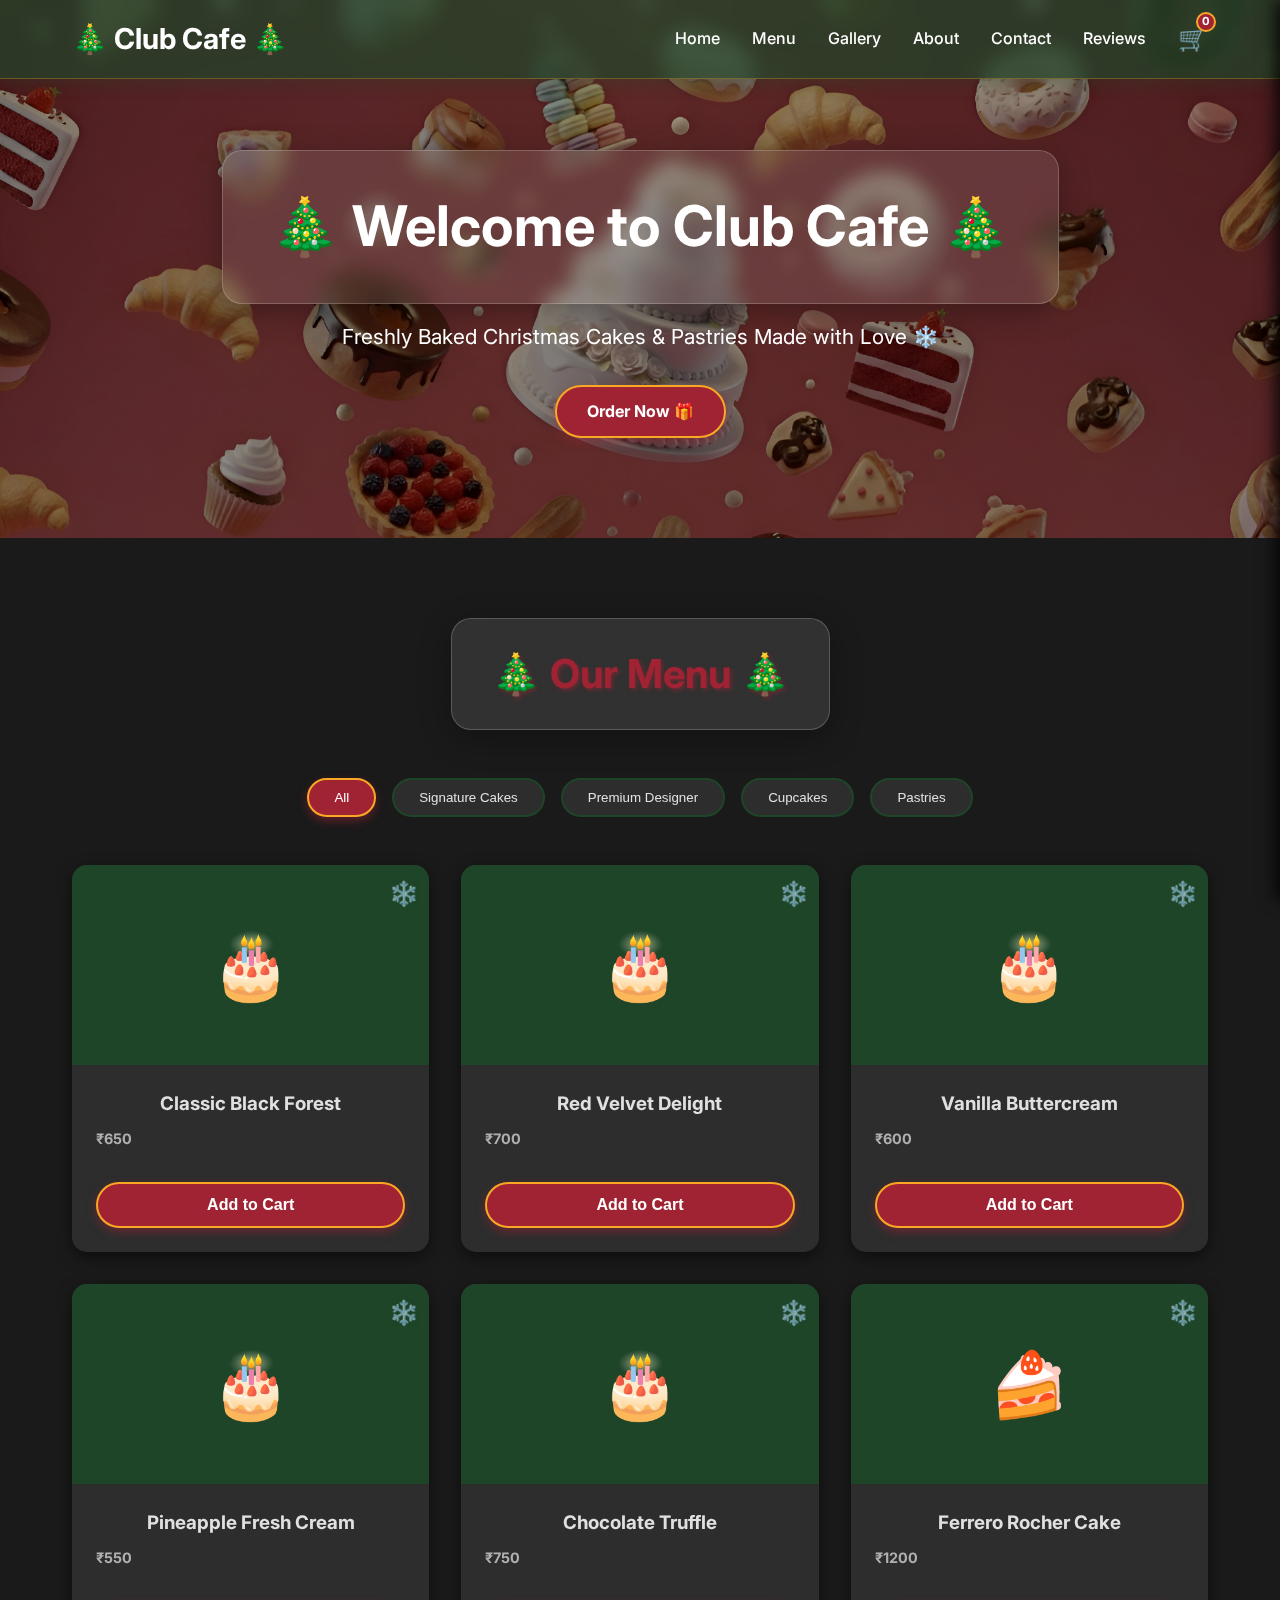
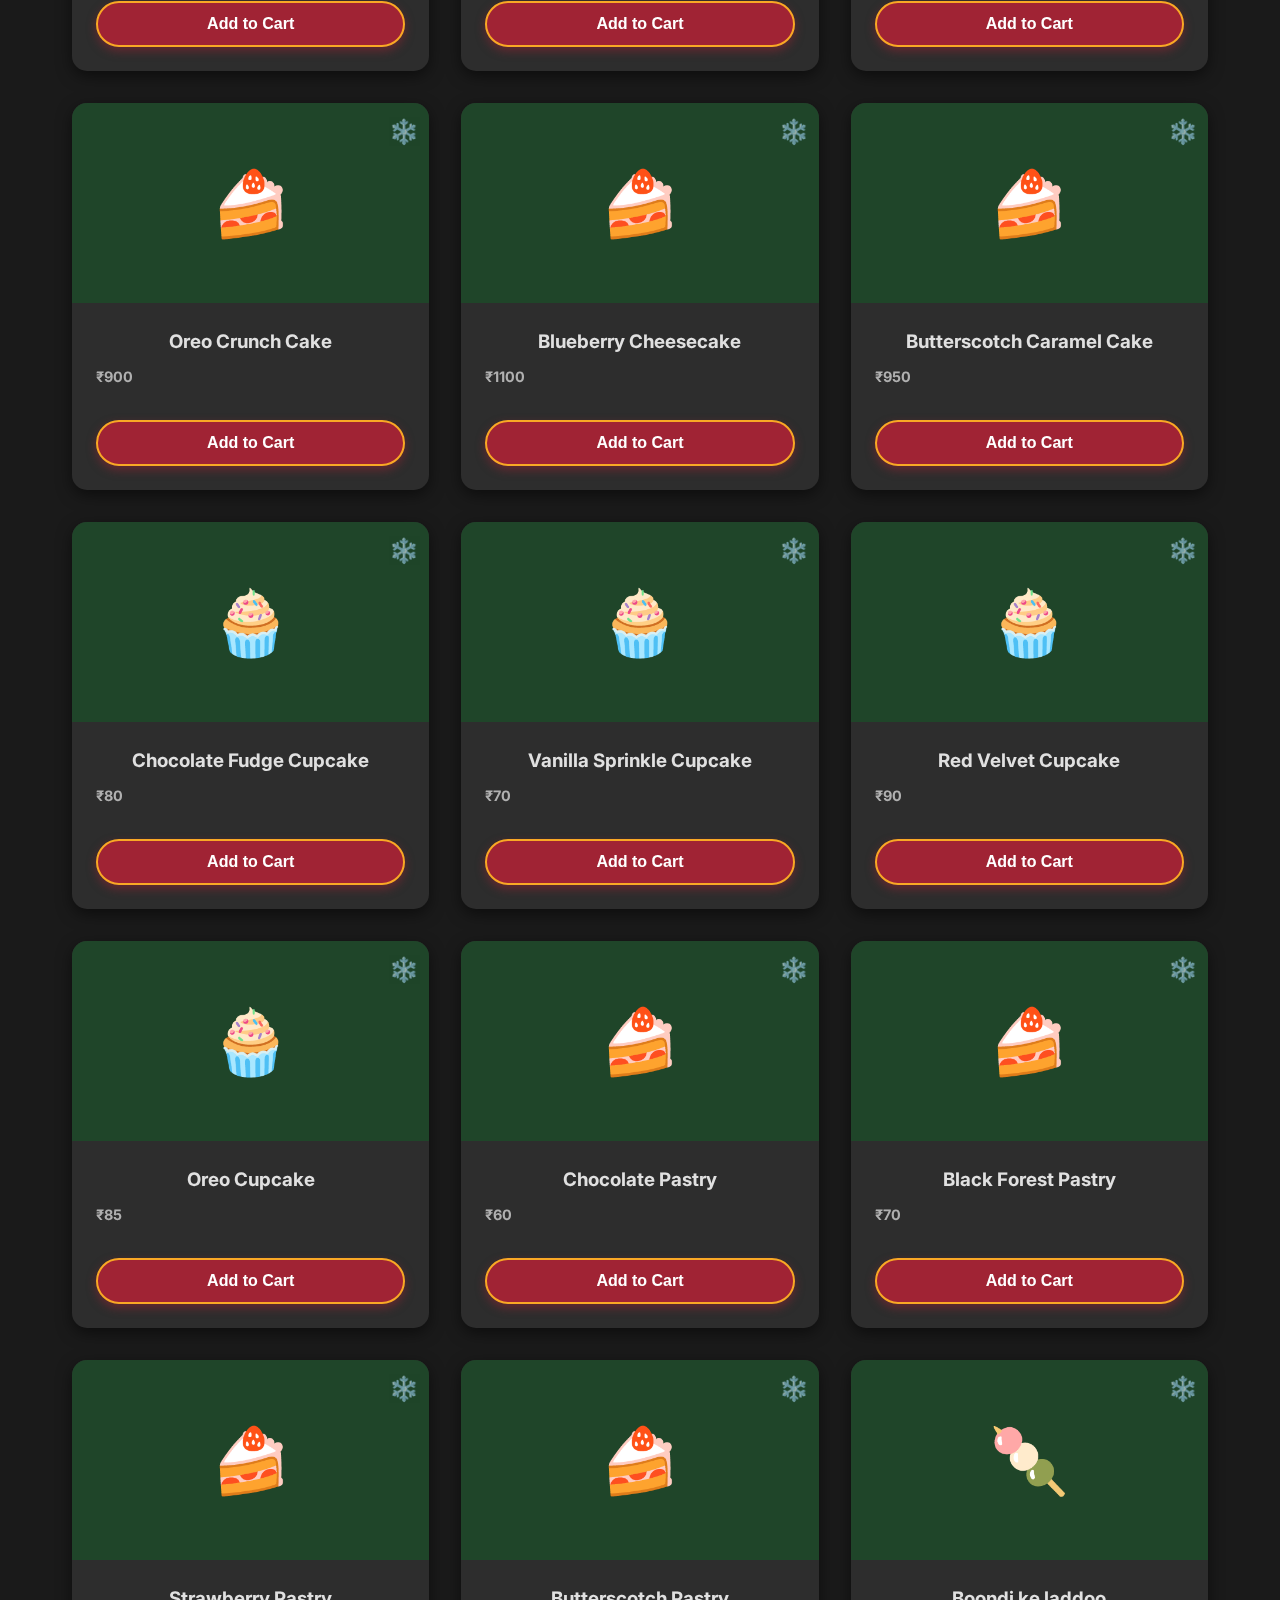
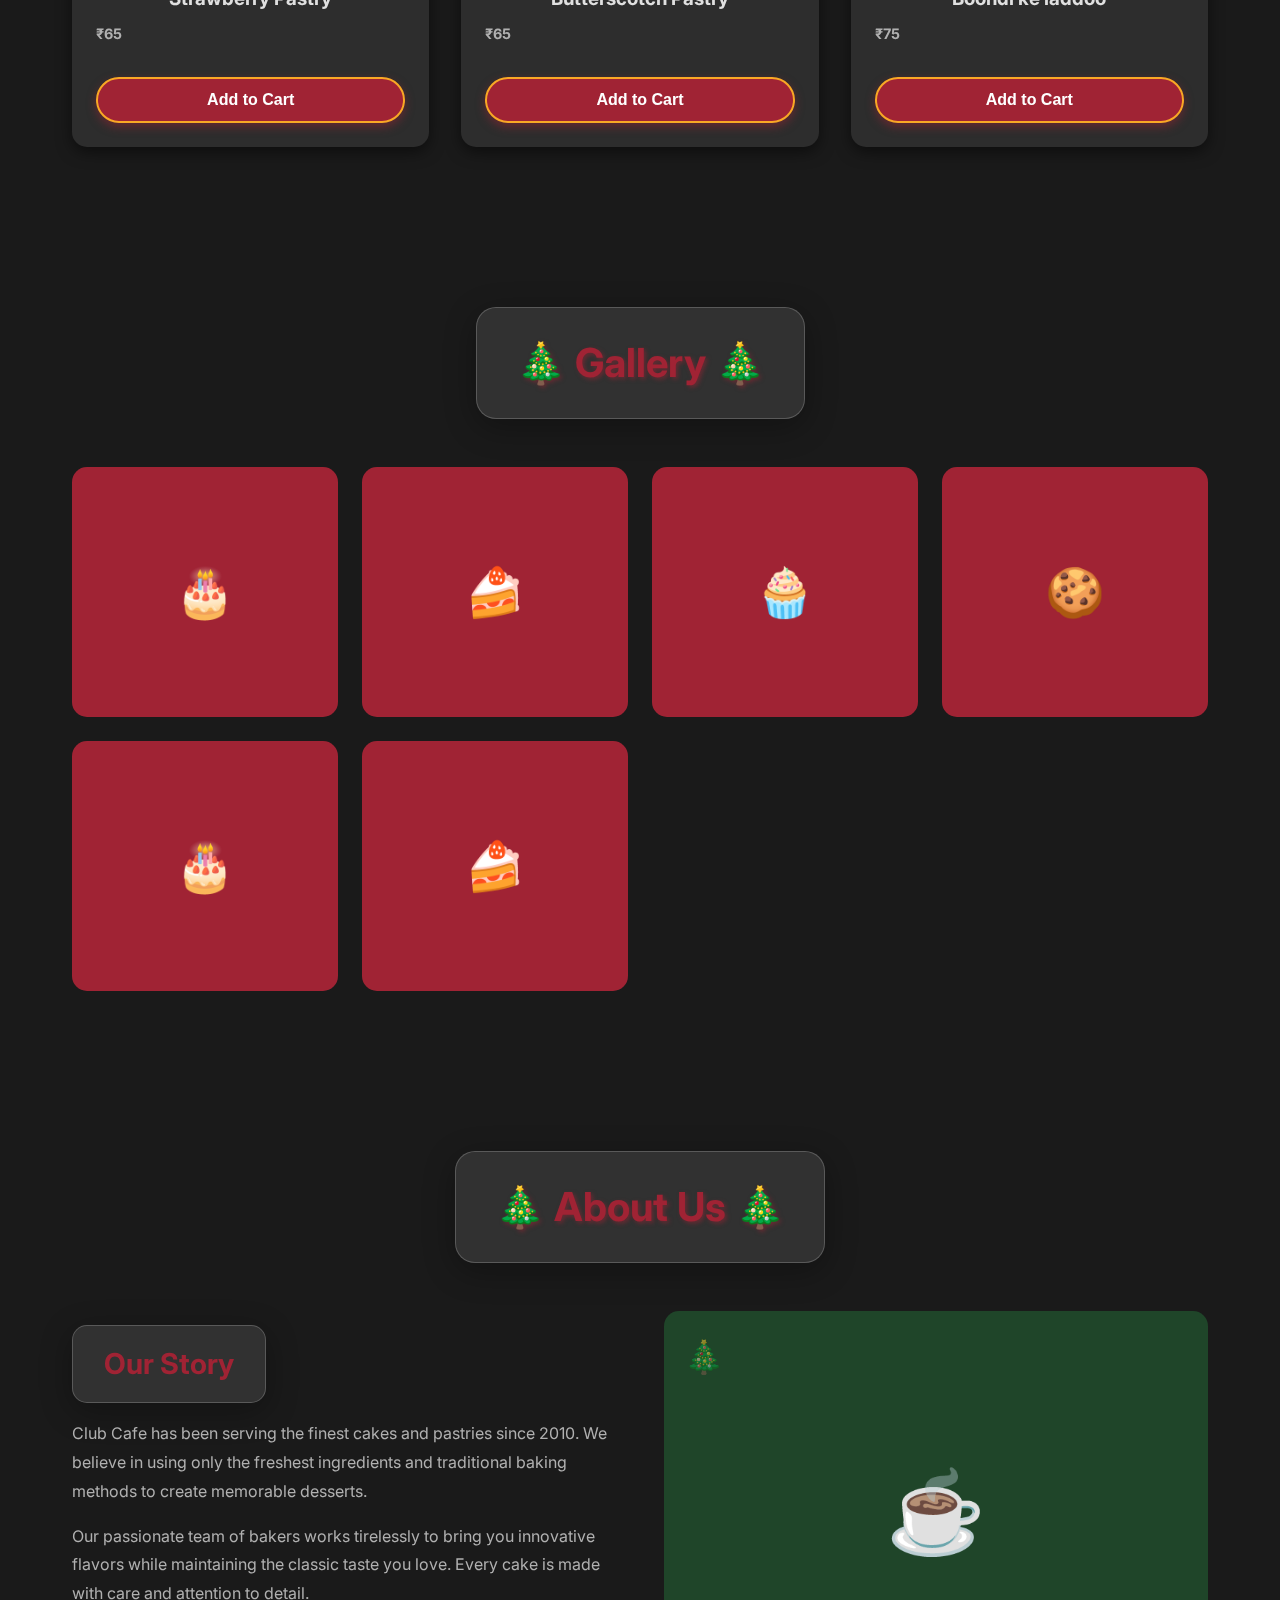
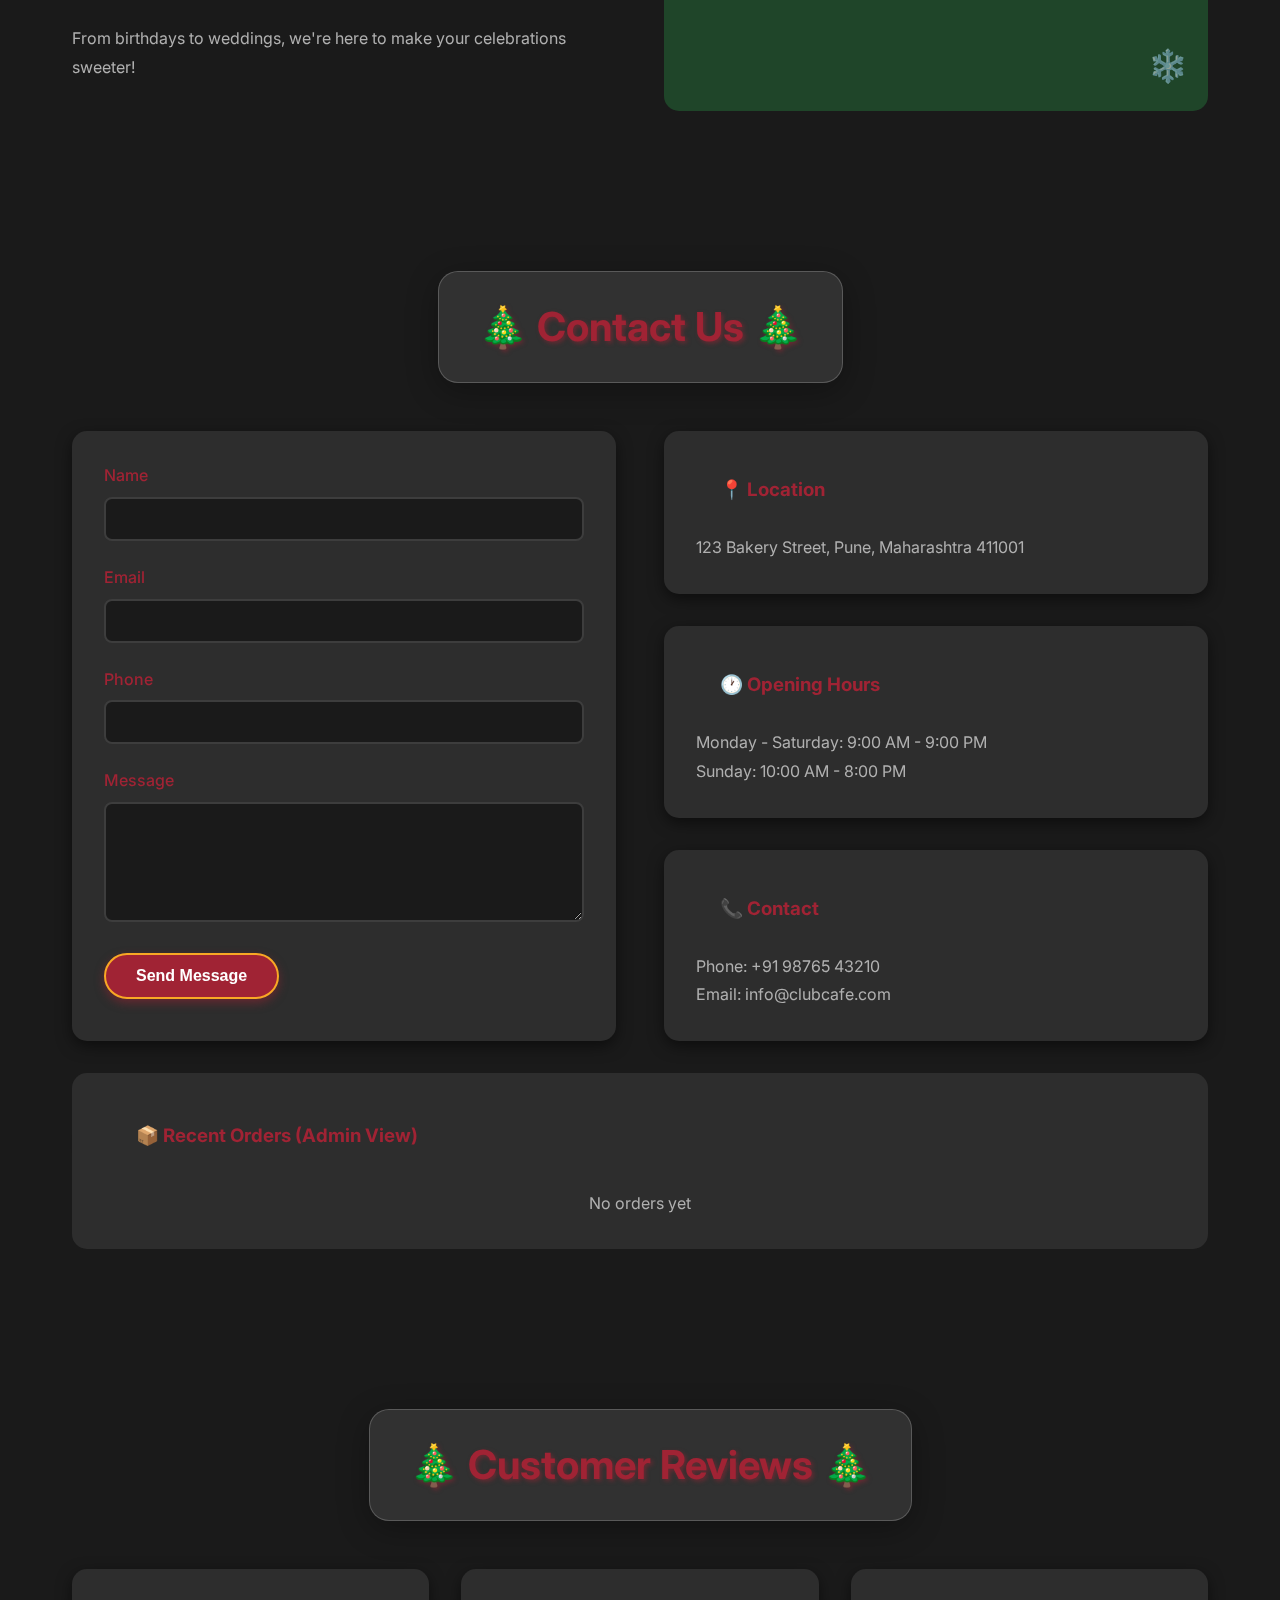
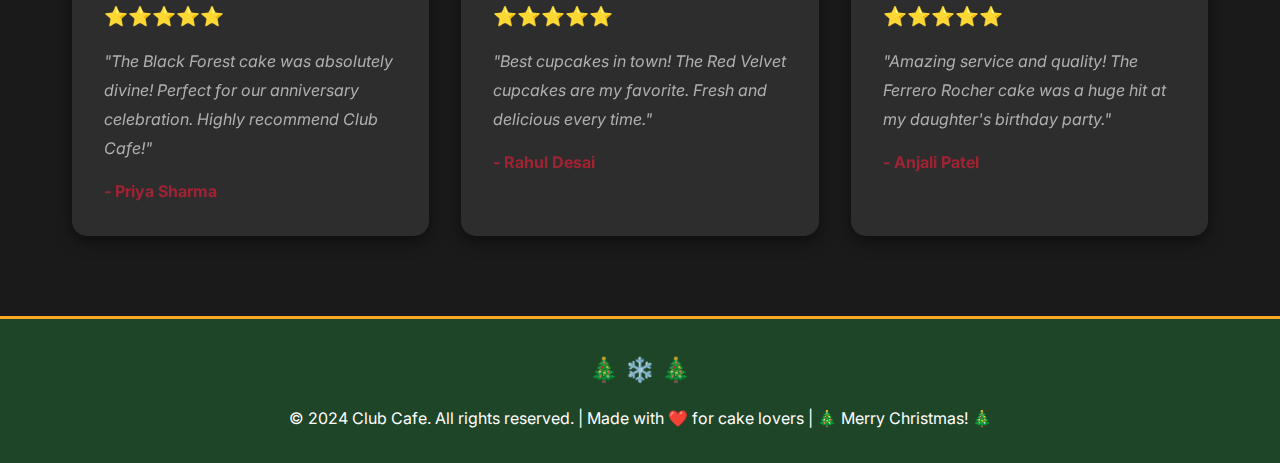
<file: club_cafe_website (2).html>
<!DOCTYPE html>
<html lang="en">
<head>
    <meta charset="UTF-8">
    <meta name="viewport" content="width=device-width, initial-scale=1.0">
    <title>Club Cafe - Delicious Cakes & Pastries 🎄</title>
    <link rel="preconnect" href="https://fonts.googleapis.com">
    <link rel="preconnect" href="https://fonts.gstatic.com" crossorigin>
    <link href="https://fonts.googleapis.com/css2?family=Inter:wght@300;400;500;600;700&display=swap" rel="stylesheet">
    <style>
        * {
            margin: 0;
            padding: 0;
            box-sizing: border-box;
        }

        body {
            font-family: 'Inter', sans-serif;
            line-height: 1.6;
            color: #e0e0e0;
            background: #1a1a1a;
            position: relative;
        }

        /* Snowflakes Animation */
        @keyframes snowfall {
            0% {
                transform: translateY(0) rotate(0deg);
                opacity: 1;
            }
            100% {
                transform: translateY(100vh) rotate(360deg);
                opacity: 0;
            }
        }

        .snowflake {
            position: fixed;
            top: -10px;
            color: #ffffff;
            font-size: 1em;
            font-family: 'Inter', sans-serif;
            text-shadow: 0 0 5px rgba(255,255,255,0.8);
            animation: snowfall linear infinite;
            z-index: 1;
            pointer-events: none;
        }

        /* Navigation */
        nav {
            background: rgba(31, 69, 41, 0.7);
            backdrop-filter: blur(10px);
            -webkit-backdrop-filter: blur(10px);
            padding: 1rem 0;
            position: fixed;
            width: 100%;
            top: 0;
            z-index: 1000;
            box-shadow: 0 4px 15px rgba(31, 69, 41, 0.3);
            border-bottom: 1px solid rgba(249, 168, 37, 0.3);
        }

        nav .container {
            max-width: 1200px;
            margin: 0 auto;
            display: flex;
            justify-content: space-between;
            align-items: center;
            padding: 0 2rem;
        }

        nav .logo {
            font-size: 1.8rem;
            font-weight: bold;
            color: #ffffff;
        }

        nav ul {
            list-style: none;
            display: flex;
            gap: 2rem;
            align-items: center;
        }

        nav a {
            color: #ffffff;
            text-decoration: none;
            transition: opacity 0.3s;
            font-weight: 500;
        }

        nav a:hover {
            opacity: 0.8;
        }

        .cart-icon {
            position: relative;
            cursor: pointer;
            font-size: 1.5rem;
        }

        .cart-badge {
            position: absolute;
            top: -8px;
            right: -8px;
            background: #A02334;
            color: #ffffff;
            border-radius: 50%;
            width: 20px;
            height: 20px;
            display: flex;
            align-items: center;
            justify-content: center;
            font-size: 0.7rem;
            font-weight: bold;
            border: 2px solid #F9A825;
        }

        /* Hero Section */
        .hero {
            background-image: url('Club Cafe/Assets/Backdrop1.jpg');
            background-size: cover;
            background-position: center;
            background-repeat: no-repeat;
            color: #ffffff;
            padding: 150px 2rem 100px;
            text-align: center;
            position: relative;
            overflow: hidden;
            width: 100vw;
            max-width: none;
            margin-left: calc(50% - 50vw);
            margin-right: calc(50% - 50vw);
        }

        .hero::before {
            content: '';
            position: absolute;
            top: 0;
            left: 0;
            right: 0;
            bottom: 0;
            background: rgba(0, 0, 0, 0.4);
            z-index: 1;
        }

        .hero h1,
        .hero p,
        .hero .btn {
            position: relative;
            z-index: 2;
        }

        @keyframes float {
            0%, 100% { transform: translateY(0px); }
            50% { transform: translateY(-20px); }
        }

        @keyframes spin {
            from { transform: rotate(0deg); }
            to { transform: rotate(360deg); }
        }

        .hero h1 {
            font-size: 3.5rem;
            margin-bottom: 1rem;
            animation: fadeInDown 1s;
            position: relative;
            display: inline-block;
            padding: 2rem 3rem;
            border-radius: 20px;
        }

        .hero h1::before {
            content: '';
            position: absolute;
            top: 0;
            left: 0;
            right: 0;
            bottom: 0;
            background: rgba(255, 255, 255, 0.1);
            backdrop-filter: blur(10px);
            -webkit-backdrop-filter: blur(10px);
            border-radius: 20px;
            border: 1px solid rgba(255, 255, 255, 0.2);
            z-index: -1;
            box-shadow: 0 8px 32px rgba(0, 0, 0, 0.3);
        }

        .hero p {
            font-size: 1.3rem;
            margin-bottom: 2rem;
            animation: fadeInUp 1s;
        }

        .btn {
            display: inline-block;
            padding: 12px 30px;
            background: #A02334;
            color: #ffffff;
            text-decoration: none;
            border-radius: 30px;
            font-weight: bold;
            transition: transform 0.3s, box-shadow 0.3s;
            border: 2px solid #F9A825;
            cursor: pointer;
            font-size: 1rem;
            box-shadow: 0 4px 10px rgba(160, 35, 52, 0.5);
        }

        .btn:hover {
            transform: translateY(-3px);
            box-shadow: 0 10px 25px rgba(160, 35, 52, 0.7);
            background: #A02334;
        }

        .btn-secondary {
            background: #1F4529;
            color: #ffffff;
            border: 2px solid #F9A825;
        }

        .btn-secondary:hover {
            background: #1F4529;
        }

        /* Sections */
        section {
            padding: 80px 2rem;
            max-width: 1200px;
            margin: 0 auto;
        }

        h2 {
            text-align: center;
            font-size: 2.5rem;
            margin: 0 auto 3rem;
            color: #A02334;
            text-shadow: 2px 2px 4px rgba(160, 35, 52, 0.5);
            position: relative;
            display: block;
            padding: 1.5rem 2.5rem;
            border-radius: 20px;
            width: max-content;
            z-index: 2;
        }

        h2::before {
            content: '';
            position: absolute;
            top: 0;
            left: 0;
            right: 0;
            bottom: 0;
            background: rgba(255, 255, 255, 0.1);
            backdrop-filter: blur(10px);
            -webkit-backdrop-filter: blur(10px);
            border-radius: 20px;
            border: 1px solid rgba(255, 255, 255, 0.2);
            z-index: -1;
            box-shadow: 0 8px 32px rgba(0, 0, 0, 0.3);
        }

        /* Center H3 headings */
        h3 {
            text-align: center;
            display: block;
            margin: 0 auto 1rem;
            width: max-content;
        }


        /* Menu Categories */
        .menu-categories {
            display: flex;
            justify-content: center;
            gap: 1rem;
            margin-bottom: 3rem;
            flex-wrap: wrap;
        }

        .category-btn {
            padding: 10px 25px;
            background: #2d2d2d;
            border: 2px solid #1F4529;
            border-radius: 25px;
            cursor: pointer;
            transition: all 0.3s;
            font-weight: 500;
            color: #e0e0e0;
        }

        .category-btn:hover {
            background: #3d3d3d;
            transform: scale(1.05);
        }

        .category-btn.active {
            background: #A02334;
            color: #ffffff;
            border-color: #F9A825;
            box-shadow: 0 4px 10px rgba(160, 35, 52, 0.5);
        }

        /* Menu Grid */
        .menu-grid {
            display: grid;
            grid-template-columns: repeat(auto-fit, minmax(280px, 1fr));
            gap: 2rem;
        }

        .menu-item {
            background: #2d2d2d;
            border-radius: 15px;
            overflow: hidden;
            box-shadow: 0 5px 15px rgba(0,0,0,0.5);
            transition: transform 0.3s, box-shadow 0.3s;
        }

        .menu-item:hover {
            transform: translateY(-10px);
            box-shadow: 0 15px 30px rgba(0,0,0,0.8);
        }

        .menu-item-img {
            width: 100%;
            height: 200px;
            background: #1F4529;
            display: flex;
            align-items: center;
            justify-content: center;
            font-size: 4rem;
            position: relative;
        }

        .menu-item-img::before {
            content: '❄️';
            position: absolute;
            top: 10px;
            right: 10px;
            font-size: 1.5rem;
            opacity: 0.6;
            transition: transform 0.3s ease-in-out;
        }

        .menu-item:hover .menu-item-img::before {
            animation: spin 1s ease-in-out;
        }

        .menu-item-content {
            padding: 1.5rem;
        }

        .menu-item h3 {
            color: #e0e0e0;
            margin-bottom: 0.5rem;
        }

        .menu-item p {
            color: #b0b0b0;
            font-size: 0.9rem;
            margin-bottom: 1rem;
        }

        .price {
            font-size: 1.3rem;
            color: #A02334;
            font-weight: bold;
        }

        .add-to-cart-btn {
            width: 100%;
            margin-top: 1rem;
        }

        /* Cart Sidebar */
        .cart-sidebar {
            position: fixed;
            right: -400px;
            top: 0;
            width: 400px;
            height: 100vh;
            background: #2d2d2d;
            box-shadow: -5px 0 15px rgba(0,0,0,0.8);
            transition: right 0.3s;
            z-index: 2000;
            display: flex;
            flex-direction: column;
        }

        .cart-sidebar.open {
            right: 0;
        }

        .cart-header {
            background: #1F4529;
            color: #ffffff;
            padding: 1.5rem;
            display: flex;
            justify-content: space-between;
            align-items: center;
            border-bottom: 3px solid #F9A825;
        }

        .cart-header h2 {
            color: #ffffff;
            margin: 0;
            font-size: 1.5rem;
            position: relative;
            display: inline-block;
            padding: 0.75rem 1.5rem;
            border-radius: 15px;
        }

        .cart-header h2::before {
            content: '';
            position: absolute;
            top: 0;
            left: 0;
            right: 0;
            bottom: 0;
            background: rgba(255, 255, 255, 0.1);
            backdrop-filter: blur(10px);
            -webkit-backdrop-filter: blur(10px);
            border-radius: 15px;
            border: 1px solid rgba(255, 255, 255, 0.2);
            z-index: -1;
            box-shadow: 0 8px 32px rgba(0, 0, 0, 0.3);
        }

        .close-cart {
            background: none;
            border: none;
            color: #ffffff;
            font-size: 2rem;
            cursor: pointer;
        }

        .cart-items {
            flex: 1;
            overflow-y: auto;
            padding: 1rem;
            background: #2d2d2d;
        }

        .cart-item {
            background: #3d3d3d;
            padding: 1rem;
            margin-bottom: 1rem;
            border-radius: 10px;
            display: flex;
            justify-content: space-between;
            align-items: center;
        }

        .cart-item-info h4 {
            color: #e0e0e0;
            margin-bottom: 0.5rem;
        }

        .cart-item-info p {
            color: #b0b0b0;
            font-size: 0.9rem;
        }

        .cart-item-controls {
            display: flex;
            align-items: center;
            gap: 0.5rem;
        }

        .cart-item-controls button {
            width: 30px;
            height: 30px;
            border: none;
            background: #1F4529;
            color: #ffffff;
            border-radius: 5px;
            cursor: pointer;
            font-size: 1rem;
            transition: all 0.3s;
        }

        .cart-item-controls button:hover {
            background: #1F4529;
            transform: scale(1.1);
        }

        .cart-item-controls span {
            min-width: 30px;
            text-align: center;
            font-weight: bold;
        }

        .remove-item {
            background: #A02334 !important;
            margin-left: 0.5rem;
        }

        .cart-footer {
            padding: 1.5rem;
            border-top: 2px solid #3d3d3d;
            background: #2d2d2d;
        }

        .cart-total {
            display: flex;
            justify-content: space-between;
            margin-bottom: 1rem;
            font-size: 1.3rem;
            font-weight: bold;
            color: #e0e0e0;
        }

        .empty-cart {
            text-align: center;
            padding: 3rem 1rem;
            color: #b0b0b0;
        }

        .empty-cart-icon {
            font-size: 4rem;
            margin-bottom: 1rem;
        }

        /* Gallery */
        .gallery-grid {
            display: grid;
            grid-template-columns: repeat(auto-fit, minmax(250px, 1fr));
            gap: 1.5rem;
        }

        .gallery-item {
            height: 250px;
            border-radius: 15px;
            overflow: hidden;
            position: relative;
            cursor: pointer;
            transition: transform 0.3s;
        }

        .gallery-item:hover {
            transform: scale(1.05);
        }

        .gallery-item div {
            width: 100%;
            height: 100%;
            display: flex;
            align-items: center;
            justify-content: center;
            font-size: 3rem;
            background: #A02334;
        }

        /* About Section */
        .about-content {
            display: grid;
            grid-template-columns: 1fr 1fr;
            gap: 3rem;
            align-items: center;
        }

        .about-text h3 {
            color: #A02334;
            margin-bottom: 1rem;
            font-size: 1.8rem;
            position: relative;
            display: inline-block;
            padding: 1rem 2rem;
            border-radius: 15px;
        }

        .about-text h3::before {
            content: '';
            position: absolute;
            top: 0;
            left: 0;
            right: 0;
            bottom: 0;
            background: rgba(255, 255, 255, 0.1);
            backdrop-filter: blur(10px);
            -webkit-backdrop-filter: blur(10px);
            border-radius: 15px;
            border: 1px solid rgba(255, 255, 255, 0.2);
            z-index: -1;
            box-shadow: 0 8px 32px rgba(0, 0, 0, 0.3);
        }

        .about-text p {
            margin-bottom: 1rem;
            line-height: 1.8;
            color: #b0b0b0;
        }

        .about-img {
            height: 400px;
            background: #1F4529;
            border-radius: 15px;
            display: flex;
            align-items: center;
            justify-content: center;
            font-size: 5rem;
            position: relative;
            overflow: hidden;
        }

        .about-img::before {
            content: '🎄';
            position: absolute;
            top: 20px;
            left: 20px;
            font-size: 2rem;
            opacity: 0.5;
        }

        .about-img::after {
            content: '❄️';
            position: absolute;
            bottom: 20px;
            right: 20px;
            font-size: 2rem;
            opacity: 0.5;
        }

        /* Contact Form */
        .contact-container {
            display: grid;
            grid-template-columns: 1fr 1fr;
            gap: 3rem;
        }

        .contact-form {
            background: #2d2d2d;
            padding: 2rem;
            border-radius: 15px;
            box-shadow: 0 5px 15px rgba(0,0,0,0.5);
        }

        .form-group {
            margin-bottom: 1.5rem;
        }

        .form-group label {
            display: block;
            margin-bottom: 0.5rem;
            color: #A02334;
            font-weight: 500;
        }

        .form-group input,
        .form-group textarea {
            width: 100%;
            padding: 12px;
            border: 2px solid #3d3d3d;
            border-radius: 8px;
            font-family: inherit;
            transition: border-color 0.3s;
            background: #1a1a1a;
            color: #e0e0e0;
        }

        .form-group input:focus,
        .form-group textarea:focus {
            outline: none;
            border-color: #1F4529;
            box-shadow: 0 0 0 3px rgba(31, 69, 41, 0.3);
        }

        .form-group textarea {
            resize: vertical;
            min-height: 120px;
        }

        .contact-info {
            display: flex;
            flex-direction: column;
            gap: 2rem;
        }

        .info-card {
            background: #2d2d2d;
            padding: 2rem;
            border-radius: 15px;
            box-shadow: 0 5px 15px rgba(0,0,0,0.5);
        }

        .info-card h3 {
            color: #A02334;
            margin-bottom: 1rem;
            display: inline-flex;
            align-items: center;
            gap: 0.5rem;
            position: relative;
            padding: 0.75rem 1.5rem;
            border-radius: 15px;
        }

        .info-card h3::before {
            content: '';
            position: absolute;
            top: 0;
            left: 0;
            right: 0;
            bottom: 0;
            background: rgba(255, 255, 255, 0.1);
            backdrop-filter: blur(10px);
            -webkit-backdrop-filter: blur(10px);
            border-radius: 15px;
            border: 1px solid rgba(255, 255, 255, 0.2);
            z-index: -1;
            box-shadow: 0 8px 32px rgba(0, 0, 0, 0.3);
        }

        .info-card p {
            color: #b0b0b0;
            line-height: 1.8;
        }

        /* Reviews */
        .reviews-grid {
            display: grid;
            grid-template-columns: repeat(auto-fit, minmax(300px, 1fr));
            gap: 2rem;
        }

        .review-card {
            background: #2d2d2d;
            padding: 2rem;
            border-radius: 15px;
            box-shadow: 0 5px 15px rgba(0,0,0,0.5);
            transition: transform 0.3s;
        }

        .review-card:hover {
            transform: translateY(-5px);
        }

        .stars {
            color: #F9A825;
            font-size: 1.2rem;
            margin-bottom: 1rem;
        }

        .review-card p {
            color: #b0b0b0;
            font-style: italic;
            margin-bottom: 1rem;
            line-height: 1.8;
        }

        .reviewer {
            color: #A02334;
            font-weight: bold;
        }

        /* Footer */
        footer {
            background: #1F4529;
            color: #ffffff;
            text-align: center;
            padding: 2rem;
            border-top: 3px solid #F9A825;
            position: relative;
        }

        footer::before {
            content: '🎄 ❄️ 🎄';
            display: block;
            font-size: 1.5rem;
            margin-bottom: 1rem;
            opacity: 0.8;
        }

        /* Modal */
        .modal {
            display: none;
            position: fixed;
            z-index: 2500;
            left: 0;
            top: 0;
            width: 100%;
            height: 100%;
            background: rgba(0,0,0,0.7);
            justify-content: center;
            align-items: center;
        }

        .modal-content {
            background: #2d2d2d;
            padding: 2rem;
            border-radius: 15px;
            max-width: 500px;
            width: 90%;
            max-height: 90vh;
            overflow-y: auto;
            position: relative;
            animation: slideIn 0.3s;
        }

        .close {
            position: absolute;
            right: 1rem;
            top: 1rem;
            font-size: 2rem;
            cursor: pointer;
            color: #b0b0b0;
        }

        .close:hover {
            color: #ffffff;
        }

        .checkout-form h3 {
            color: #A02334;
            margin-bottom: 1.5rem;
            position: relative;
            display: inline-block;
            padding: 1rem 2rem;
            border-radius: 15px;
        }

        .checkout-form h3::before {
            content: '';
            position: absolute;
            top: 0;
            left: 0;
            right: 0;
            bottom: 0;
            background: rgba(255, 255, 255, 0.1);
            backdrop-filter: blur(10px);
            -webkit-backdrop-filter: blur(10px);
            border-radius: 15px;
            border: 1px solid rgba(255, 255, 255, 0.2);
            z-index: -1;
            box-shadow: 0 8px 32px rgba(0, 0, 0, 0.3);
        }

        .order-summary {
            background: #3d3d3d;
            padding: 1rem;
            border-radius: 10px;
            margin-bottom: 1.5rem;
            border: 2px solid #1F4529;
        }

        .order-summary h4 {
            color: #A02334;
            margin-bottom: 1rem;
        }

        .summary-item {
            display: flex;
            justify-content: space-between;
            margin-bottom: 0.5rem;
            color: #b0b0b0;
        }

        .summary-total {
            border-top: 2px solid #3d3d3d;
            padding-top: 0.5rem;
            margin-top: 0.5rem;
            font-weight: bold;
            color: #e0e0e0;
        }

        @keyframes fadeInDown {
            from {
                opacity: 0;
                transform: translateY(-30px);
            }
            to {
                opacity: 1;
                transform: translateY(0);
            }
        }

        @keyframes fadeInUp {
            from {
                opacity: 0;
                transform: translateY(30px);
            }
            to {
                opacity: 1;
                transform: translateY(0);
            }
        }

        @keyframes slideIn {
            from {
                transform: scale(0.8);
                opacity: 0;
            }
            to {
                transform: scale(1);
                opacity: 1;
            }
        }

        @media (max-width: 768px) {
            .hero h1 {
                font-size: 2.5rem;
            }

            .about-content,
            .contact-container {
                grid-template-columns: 1fr;
            }

            nav ul {
                gap: 1rem;
                font-size: 0.9rem;
            }

            nav .container {
                flex-direction: column;
                gap: 1rem;
            }

            .cart-sidebar {
                width: 100%;
                right: -100%;
            }
        }

        .hidden {
            display: none;
        }

        .success-message {
            background: #1F4529;
            color: #ffffff;
            padding: 1rem;
            border-radius: 8px;
            margin-bottom: 1rem;
            text-align: center;
        }

        /* Admin Panel */
        .admin-section {
            background: #2d2d2d;
            padding: 2rem;
            border-radius: 15px;
            margin-top: 2rem;
        }

        .admin-section h3 {
            color: #A02334;
            margin-bottom: 1.5rem;
            position: relative;
            display: inline-block;
            padding: 1rem 2rem;
            border-radius: 15px;
        }

        .admin-section h3::before {
            content: '';
            position: absolute;
            top: 0;
            left: 0;
            right: 0;
            bottom: 0;
            background: rgba(255, 255, 255, 0.1);
            backdrop-filter: blur(10px);
            -webkit-backdrop-filter: blur(10px);
            border-radius: 15px;
            border: 1px solid rgba(255, 255, 255, 0.2);
            z-index: -1;
            box-shadow: 0 8px 32px rgba(0, 0, 0, 0.3);
        }

        .order-list {
            display: flex;
            flex-direction: column;
            gap: 1rem;
        }

        .order-card {
            background: #3d3d3d;
            padding: 1.5rem;
            border-radius: 10px;
            box-shadow: 0 2px 10px rgba(0,0,0,0.5);
            color: #e0e0e0;
        }

        .order-header {
            display: flex;
            justify-content: space-between;
            margin-bottom: 1rem;
            padding-bottom: 0.5rem;
            border-bottom: 2px solid #4d4d4d;
        }

        .order-status {
            padding: 0.3rem 1rem;
            border-radius: 20px;
            font-size: 0.9rem;
            font-weight: bold;
        }

        .order-status.pending {
            background: #F9A825;
            color: #ffffff;
        }

        .order-status.completed {
            background: #1F4529;
            color: #ffffff;
        }
    </style>
</head>
<body>
    <!-- Navigation -->
    <nav>
        <div class="container">
            <div class="logo">🎄 Club Cafe 🎄</div>
            <ul>
                <li><a href="#home">Home</a></li>
                <li><a href="#menu">Menu</a></li>
                <li><a href="#gallery">Gallery</a></li>
                <li><a href="#about">About</a></li>
                <li><a href="#contact">Contact</a></li>
                <li><a href="#reviews">Reviews</a></li>
                <li>
                    <div class="cart-icon" onclick="toggleCart()">
                        🛒
                        <span class="cart-badge" id="cartBadge">0</span>
                    </div>
                </li>
            </ul>
        </div>
    </nav>

    <!-- Hero Section -->
    <section id="home" class="hero">
        <h1>🎄 Welcome to Club Cafe 🎄</h1>
        <p>Freshly Baked Christmas Cakes & Pastries Made with Love ❄️</p>
        <a href="#menu" class="btn">Order Now 🎁</a>
    </section>

    <!-- Menu Section -->
    <section id="menu">
        <h2>🎄 Our Menu 🎄</h2>
        
        <div class="menu-categories">
            <button class="category-btn active" data-category="all">All</button>
            <button class="category-btn" data-category="signature">Signature Cakes</button>
            <button class="category-btn" data-category="premium">Premium Designer</button>
            <button class="category-btn" data-category="cupcakes">Cupcakes</button>
            <button class="category-btn" data-category="pastries">Pastries</button>
        </div>

        <div class="menu-grid" id="menuGrid"></div>
    </section>

    <!-- Gallery Section -->
    <section id="gallery">
        <h2>🎄 Gallery 🎄</h2>
        <div class="gallery-grid">
            <div class="gallery-item"><div>🎂</div></div>
            <div class="gallery-item"><div>🍰</div></div>
            <div class="gallery-item"><div>🧁</div></div>
            <div class="gallery-item"><div>🍪</div></div>
            <div class="gallery-item"><div>🎂</div></div>
            <div class="gallery-item"><div>🍰</div></div>
        </div>
    </section>

    <!-- About Section -->
    <section id="about">
        <h2>🎄 About Us 🎄</h2>
        <div class="about-content">
            <div class="about-text">
                <h3>Our Story</h3>
                <p>Club Cafe has been serving the finest cakes and pastries since 2010. We believe in using only the freshest ingredients and traditional baking methods to create memorable desserts.</p>
                <p>Our passionate team of bakers works tirelessly to bring you innovative flavors while maintaining the classic taste you love. Every cake is made with care and attention to detail.</p>
                <p>From birthdays to weddings, we're here to make your celebrations sweeter!</p>
            </div>
            <div class="about-img">☕</div>
        </div>
    </section>

    <!-- Contact Section -->
    <section id="contact">
        <h2>🎄 Contact Us 🎄</h2>
        <div class="contact-container">
            <div class="contact-form">
                <div id="contactSuccess" class="success-message hidden">
                    Thank you! We'll get back to you soon.
                </div>
                <form id="contactForm" novalidate>
                    <div class="form-group">
                        <label for="name">Name</label>
                        <input type="text" id="name" name="name" required>
                    </div>
                    <div class="form-group">
                        <label for="email">Email</label>
                        <input type="email" id="email" name="email" required>
                    </div>
                    <div class="form-group">
                        <label for="phone">Phone</label>
                        <input type="tel" id="phone" name="phone" required>
                    </div>
                    <div class="form-group">
                        <label for="message">Message</label>
                        <textarea id="message" name="message" required></textarea>
                    </div>
                    <button type="submit" class="btn">Send Message</button>
                </form>
            </div>

            <div class="contact-info">
                <div class="info-card">
                    <h3>📍 Location</h3>
                    <p>123 Bakery Street, Pune, Maharashtra 411001</p>
                </div>
                <div class="info-card">
                    <h3>🕐 Opening Hours</h3>
                    <p>Monday - Saturday: 9:00 AM - 9:00 PM<br>
                    Sunday: 10:00 AM - 8:00 PM</p>
                </div>
                <div class="info-card">
                    <h3>📞 Contact</h3>
                    <p>Phone: +91 98765 43210<br>
                    Email: info@clubcafe.com</p>
                </div>
            </div>
        </div>

        <!-- Admin Panel -->
        <div class="admin-section">
            <h3>📦 Recent Orders (Admin View)</h3>
            <div id="ordersList" class="order-list"></div>
        </div>
    </section>

    <!-- Reviews Section -->
    <section id="reviews">
        <h2>🎄 Customer Reviews 🎄</h2>
        <div class="reviews-grid" id="reviewsGrid"></div>
    </section>

    <!-- Footer -->
    <footer>
        <p>&copy; 2024 Club Cafe. All rights reserved. | Made with ❤️ for cake lovers | 🎄 Merry Christmas! 🎄</p>
    </footer>

    <!-- Cart Sidebar -->
    <div class="cart-sidebar" id="cartSidebar">
        <div class="cart-header">
            <h2>Your Cart</h2>
            <button class="close-cart" onclick="toggleCart()">×</button>
        </div>
        <div class="cart-items" id="cartItems">
            <div class="empty-cart">
                <div class="empty-cart-icon">🛒</div>
                <p>Your cart is empty</p>
            </div>
        </div>
        <div class="cart-footer">
            <div class="cart-total">
                <span>Total:</span>
                <span>₹<span id="cartTotal">0</span></span>
            </div>
            <button class="btn btn-secondary" onclick="checkout()" style="width: 100%;">
                Proceed to Checkout
            </button>
        </div>
    </div>

    <!-- Checkout Modal -->
    <div id="checkoutModal" class="modal">
        <div class="modal-content">
            <span class="close" onclick="closeCheckout()">&times;</span>
            <div class="checkout-form">
                <h3>Checkout</h3>
                
                <div class="order-summary" id="orderSummary"></div>
                
                <form id="checkoutForm" novalidate>
                    <div class="form-group">
                        <label for="checkoutName">Full Name</label>
                        <input type="text" id="checkoutName" name="full_name" required>
                    </div>
                    <div class="form-group">
                        <label for="checkoutEmail">Email</label>
                        <input type="email" id="checkoutEmail" name="email" required>
                    </div>
                    <div class="form-group">
                        <label for="checkoutPhone">Phone Number</label>
                        <input type="tel" id="checkoutPhone" name="phone" required>
                    </div>
                    <div class="form-group">
                        <label for="checkoutAddress">Delivery Address</label>
                        <textarea id="checkoutAddress" name="address" required></textarea>
                    </div>
                    <div class="form-group">
                        <label for="paymentMethod">Payment Method</label>
                        <select id="paymentMethod" name="paymentMethod" style="width: 100%; padding: 12px; border: 2px solid #3d3d3d; border-radius: 8px; background: #1a1a1a; color: #e0e0e0;">
                            <option value="cod">Cash on Delivery</option>
                            <option value="card">Credit/Debit Card</option>
                            <option value="upi">UPI</option>
                        </select>
                    </div>
                    
                    <button type="submit" class="btn btn-secondary" style="width: 100%;">
                        Place Order
                    </button>
                </form>
            </div>
        </div>
    </div>

    <script>
        // Database Management using persistent storage
        class Database {
            constructor() {
                this.initDB();
            }

            async initDB() {
                // Initialize database structure if not exists
                const orders = await this.getOrders();
                const reviews = await this.getReviews();
                const contacts = await this.getContacts();
                
                if (!orders || orders.length === 0) {
                    localStorage.setItem('orders', JSON.stringify([]));
                }
                if (!reviews || reviews.length === 0) {
                    await this.loadDefaultReviews();
                }
                if (!contacts || contacts.length === 0) {
                    localStorage.setItem('contacts', JSON.stringify([]));
                }
            }

            async loadDefaultReviews() {
                const defaultReviews = [
                    {
                        id: 1,
                        name: "Priya Sharma",
                        rating: 5,
                        comment: "The Black Forest cake was absolutely divine! Perfect for our anniversary celebration. Highly recommend Club Cafe!",
                        date: new Date().toISOString()
                    },
                    {
                        id: 2,
                        name: "Rahul Desai",
                        rating: 5,
                        comment: "Best cupcakes in town! The Red Velvet cupcakes are my favorite. Fresh and delicious every time.",
                        date: new Date().toISOString()
                    },
                    {
                        id: 3,
                        name: "Anjali Patel",
                        rating: 5,
                        comment: "Amazing service and quality! The Ferrero Rocher cake was a huge hit at my daughter's birthday party.",
                        date: new Date().toISOString()
                    }
                ];
                localStorage.setItem('reviews', JSON.stringify(defaultReviews));
            }

            async getOrders() {
                try {
                    const data = localStorage.getItem('orders');
                    return data ? JSON.parse(data) : null;
                } catch (error) {
                    return null;
                }
            }

            async addOrder(order) {
                try {
                    const orders = await this.getOrders() || [];
                    order.id = Date.now();
                    order.date = new Date().toISOString();
                    order.status = 'pending';
                    orders.unshift(order);
                    localStorage.setItem('orders', JSON.stringify(orders));
                    return order;
                } catch (error) {
                    console.error('Error adding order:', error);
                    return null;
                }
            }

            async getReviews() {
                try {
                    const data = localStorage.getItem('reviews');
                    return data ? JSON.parse(data) : null;
                } catch (error) {
                    return null;
                }
            }

            async addReview(review) {
                try {
                    const reviews = await this.getReviews() || [];
                    review.id = Date.now();
                    review.date = new Date().toISOString();
                    reviews.unshift(review);
                    localStorage.setItem('reviews', JSON.stringify(reviews));
                    return review;
                } catch (error) {
                    console.error('Error adding review:', error);
                    return null;
                }
            }

            async getContacts() {
                try {
                    const data = localStorage.getItem('contacts');
                    return data ? JSON.parse(data) : null;
                } catch (error) {
                    return null;
                }
            }

            async addContact(contact) {
                try {
                    const contacts = await this.getContacts() || [];
                    contact.id = Date.now();
                    contact.date = new Date().toISOString();
                    contacts.unshift(contact);
                    localStorage.setItem('contacts', JSON.stringify(contacts));
                    return contact;
                } catch (error) {
                    console.error('Error adding contact:', error);
                    return null;
                }
            }
        }

        const db = new Database();

        // Menu Data
        const menuItems = [
            { name: "Classic Black Forest", category: "signature", price: 650, emoji: "🎂", id: 1 },
            { name: "Red Velvet Delight", category: "signature", price: 700, emoji: "🎂", id: 2 },
            { name: "Vanilla Buttercream", category: "signature", price: 600, emoji: "🎂", id: 3 },
            { name: "Pineapple Fresh Cream", category: "signature", price: 550, emoji: "🎂", id: 4 },
            { name: "Chocolate Truffle", category: "signature", price: 750, emoji: "🎂", id: 5 },
            { name: "Ferrero Rocher Cake", category: "premium", price: 1200, emoji: "🍰", id: 6 },
            { name: "Oreo Crunch Cake", category: "premium", price: 900, emoji: "🍰", id: 7 },
            { name: "Blueberry Cheesecake", category: "premium", price: 1100, emoji: "🍰", id: 8 },
            { name: "Butterscotch Caramel Cake", category: "premium", price: 950, emoji: "🍰", id: 9 },
            { name: "Chocolate Fudge Cupcake", category: "cupcakes", price: 80, emoji: "🧁", id: 10 },
            { name: "Vanilla Sprinkle Cupcake", category: "cupcakes", price: 70, emoji: "🧁", id: 11 },
            { name: "Red Velvet Cupcake", category: "cupcakes", price: 90, emoji: "🧁", id: 12 },
            { name: "Oreo Cupcake", category: "cupcakes", price: 85, emoji: "🧁", id: 13 },
            { name: "Chocolate Pastry", category: "pastries", price: 60, emoji: "🍰", id: 14 },
            { name: "Black Forest Pastry", category: "pastries", price: 70, emoji: "🍰", id: 15 },
            { name: "Strawberry Pastry", category: "pastries", price: 65, emoji: "🍰", id: 16 },
            { name: "Butterscotch Pastry", category: "pastries", price: 65, emoji: "🍰", id: 17 },
            { name: "Boondi ke laddoo", category: "pastries", price: 75, emoji: "🍡", id: 18 }
        ];

        // Cart Management
        let cart = [];

        function updateCartBadge() {
            const totalItems = cart.reduce((sum, item) => sum + item.quantity, 0);
            document.getElementById('cartBadge').textContent = totalItems;
        }

        function addToCart(itemId) {
            const item = menuItems.find(i => i.id === itemId);
            const existingItem = cart.find(i => i.id === itemId);
            
            if (existingItem) {
                existingItem.quantity++;
            } else {
                cart.push({ ...item, quantity: 1 });
            }
            
            updateCartBadge();
            updateCartDisplay();
            
            // Show feedback
            const btn = event.target;
            const originalText = btn.textContent;
            btn.textContent = '✓ Added!';
            btn.style.background = '#1F4529';
            btn.style.color = '#ffffff';
            setTimeout(() => {
                btn.textContent = originalText;
                btn.style.background = '';
                btn.style.color = '';
            }, 1000);
        }

        function updateCartDisplay() {
            const cartItems = document.getElementById('cartItems');
            const cartTotal = document.getElementById('cartTotal');
            
            if (cart.length === 0) {
                cartItems.innerHTML = `
                    <div class="empty-cart">
                        <div class="empty-cart-icon">🛒</div>
                        <p>Your cart is empty</p>
                    </div>
                `;
                cartTotal.textContent = '0';
                return;
            }
            
            let total = 0;
            cartItems.innerHTML = cart.map(item => {
                total += item.price * item.quantity;
                return `
                    <div class="cart-item">
                        <div class="cart-item-info">
                            <h4>${item.name}</h4>
                            <p>₹${item.price} × ${item.quantity}</p>
                        </div>
                        <div class="cart-item-controls">
                            <button onclick="decreaseQuantity(${item.id})">-</button>
                            <span>${item.quantity}</span>
                            <button onclick="increaseQuantity(${item.id})">+</button>
                            <button class="remove-item" onclick="removeFromCart(${item.id})">🗑️</button>
                        </div>
                    </div>
                `;
            }).join('');
            
            cartTotal.textContent = total;
        }

        function increaseQuantity(itemId) {
            const item = cart.find(i => i.id === itemId);
            if (item) {
                item.quantity++;
                updateCartBadge();
                updateCartDisplay();
            }
        }

        function decreaseQuantity(itemId) {
            const item = cart.find(i => i.id === itemId);
            if (item && item.quantity > 1) {
                item.quantity--;
                updateCartBadge();
                updateCartDisplay();
            }
        }

        function removeFromCart(itemId) {
            cart = cart.filter(i => i.id !== itemId);
            updateCartBadge();
            updateCartDisplay();
        }

        function toggleCart() {
            document.getElementById('cartSidebar').classList.toggle('open');
        }

        // Display Menu Items
        function displayMenu(category = 'all') {
            const grid = document.getElementById('menuGrid');
            grid.innerHTML = '';
            
            const filtered = category === 'all' 
                ? menuItems 
                : menuItems.filter(item => item.category === category);
            
            filtered.forEach(item => {
                const card = document.createElement('div');
                card.className = 'menu-item';
                card.innerHTML = `
                    <div class="menu-item-img">${item.emoji}</div>
                    <div class="menu-item-content">
                        <h3>${item.name}</h3>
                        <p class="price">₹${item.price}</p>
                        <button class="btn add-to-cart-btn" onclick="addToCart(${item.id})">
                            Add to Cart
                        </button>
                    </div>
                `;
                grid.appendChild(card);
            });
        }

        // Category Filter
        document.querySelectorAll('.category-btn').forEach(btn => {
            btn.addEventListener('click', () => {
                document.querySelectorAll('.category-btn').forEach(b => b.classList.remove('active'));
                btn.classList.add('active');
                displayMenu(btn.dataset.category);
            });
        });

        // Checkout
        function checkout() {
            if (cart.length === 0) {
                alert('Your cart is empty!');
                return;
            }
            
            const modal = document.getElementById('checkoutModal');
            const summary = document.getElementById('orderSummary');
            
            let total = 0;
            const summaryHTML = `
                <h4>Order Summary</h4>
                ${cart.map(item => {
                    const itemTotal = item.price * item.quantity;
                    total += itemTotal;
                    return `
                        <div class="summary-item">
                            <span>${item.name} (${item.quantity}x)</span>
                            <span>₹${itemTotal}</span>
                        </div>
                    `;
                }).join('')}
                <div class="summary-item summary-total">
                    <span>Total</span>
                    <span>₹${total}</span>
                </div>
            `;
            
            summary.innerHTML = summaryHTML;
            modal.style.display = 'flex';
            toggleCart();
        }

        function closeCheckout() {
            document.getElementById('checkoutModal').style.display = 'none';
        }

        // Checkout Form Submission
        document.getElementById('checkoutForm').addEventListener('submit', async function(e) {
            e.preventDefault();
            
            const order = {
                customer: {
                    name: document.getElementById('checkoutName').value,
                    email: document.getElementById('checkoutEmail').value,
                    phone: document.getElementById('checkoutPhone').value,
                    address: document.getElementById('checkoutAddress').value
                },
                items: [...cart],
                paymentMethod: document.getElementById('paymentMethod').value,
                total: cart.reduce((sum, item) => sum + (item.price * item.quantity), 0)
            };
            
            const result = await db.addOrder(order);

            // Attempt to send to server as well
            try {
                const resp = await fetch('submit_checkout.php', {
                    method: 'POST',
                    headers: { 'Content-Type': 'application/json' },
                    body: JSON.stringify(order)
                });
                const serverData = await resp.json();
                if (serverData && serverData.success) {
                    console.log('Order saved to server with id', serverData.id);
                } else {
                    console.warn('Server checkout response:', serverData);
                }
            } catch (err) {
                console.error('Error sending order to server:', err);
            }
            
            if (result) {
                alert(`Order Placed Successfully! 🎉\n\nOrder ID: ${result.id}\nTotal: ₹${order.total}\n\nWe'll contact you shortly at ${order.customer.phone}`);
                
                cart = [];
                updateCartBadge();
                updateCartDisplay();
                closeCheckout();
                this.reset();
                
                await displayOrders();
            } else {
                alert('Error placing order. Please try again.');
            }
        });

        // Contact Form
        document.getElementById('contactForm').addEventListener('submit', async function(e) {
            e.preventDefault();
            
            const contact = {
                name: document.getElementById('name').value,
                email: document.getElementById('email').value,
                phone: document.getElementById('phone').value,
                message: document.getElementById('message').value
            };
            
            await db.addContact(contact);

            // Send to server
            try {
                const resp = await fetch('submit_contact.php', {
                    method: 'POST',
                    headers: { 'Content-Type': 'application/json' },
                    body: JSON.stringify(contact)
                });
                const serverData = await resp.json();
                if (serverData && serverData.success) {
                    console.log('Contact saved to server with id', serverData.id);
                } else {
                    console.warn('Server contact response:', serverData);
                }
            } catch (err) {
                console.error('Error sending contact to server:', err);
            }
            
            document.getElementById('contactSuccess').classList.remove('hidden');
            setTimeout(() => {
                document.getElementById('contactSuccess').classList.add('hidden');
                this.reset();
            }, 3000);
        });

        // Display Orders (Admin View)
        async function displayOrders() {
            const orders = await db.getOrders();
            const ordersList = document.getElementById('ordersList');
            
            if (!orders || orders.length === 0) {
                ordersList.innerHTML = '<p style="text-align: center; color: #b0b0b0;">No orders yet</p>';
                return;
            }
            
            ordersList.innerHTML = orders.slice(0, 5).map(order => `
                <div class="order-card">
                    <div class="order-header">
                        <div>
                            <strong>Order #${order.id}</strong><br>
                            <small>${new Date(order.date).toLocaleString()}</small>
                        </div>
                        <span class="order-status ${order.status}">${order.status.toUpperCase()}</span>
                    </div>
                    <div>
                        <strong>Customer:</strong> ${order.customer.name}<br>
                        <strong>Phone:</strong> ${order.customer.phone}<br>
                        <strong>Items:</strong> ${order.items.map(i => `${i.name} (${i.quantity}x)`).join(', ')}<br>
                        <strong>Total:</strong> ₹${order.total}<br>
                        <strong>Payment:</strong> ${order.paymentMethod.toUpperCase()}
                    </div>
                </div>
            `).join('');
        }

        // Display Reviews
        async function displayReviews() {
            const reviews = await db.getReviews();
            const reviewsGrid = document.getElementById('reviewsGrid');
            
            if (!reviews || reviews.length === 0) {
                reviewsGrid.innerHTML = '<p style="text-align: center; color: #b0b0b0;">No reviews yet</p>';
                return;
            }
            
            reviewsGrid.innerHTML = reviews.map(review => `
                <div class="review-card">
                    <div class="stars">${'⭐'.repeat(review.rating)}</div>
                    <p>"${review.comment}"</p>
                    <div class="reviewer">- ${review.name}</div>
                </div>
            `).join('');
        }

        // Smooth Scrolling
        document.querySelectorAll('a[href^="#"]').forEach(anchor => {
            anchor.addEventListener('click', function(e) {
                e.preventDefault();
                const target = document.querySelector(this.getAttribute('href'));
                if (target) {
                    target.scrollIntoView({ behavior: 'smooth', block: 'start' });
                }
            });
        });

        // Initialize on page load
        window.addEventListener('load', async () => {
            displayMenu();
            await displayOrders();
            await displayReviews();
            createSnowflakes();
        });

        // Snowflake Animation
        function createSnowflakes() {
            const snowflakeContainer = document.createElement('div');
            snowflakeContainer.style.position = 'fixed';
            snowflakeContainer.style.top = '0';
            snowflakeContainer.style.left = '0';
            snowflakeContainer.style.width = '100%';
            snowflakeContainer.style.height = '100%';
            snowflakeContainer.style.pointerEvents = 'none';
            snowflakeContainer.style.zIndex = '1';
            document.body.appendChild(snowflakeContainer);

            const snowflakes = ['❄', '❅', '❆', '✻', '✼', '✽', '✾', '✿'];
            
            function createSnowflake() {
                const snowflake = document.createElement('div');
                snowflake.className = 'snowflake';
                snowflake.textContent = snowflakes[Math.floor(Math.random() * snowflakes.length)];
                snowflake.style.left = Math.random() * 100 + '%';
                snowflake.style.opacity = Math.random();
                snowflake.style.fontSize = (Math.random() * 10 + 10) + 'px';
                snowflake.style.animationDuration = (Math.random() * 3 + 2) + 's';
                snowflake.style.animationDelay = Math.random() * 2 + 's';
                
                snowflakeContainer.appendChild(snowflake);

                setTimeout(() => {
                    snowflake.remove();
                }, 5000);
            }

            // Create snowflakes periodically
            setInterval(createSnowflake, 300);
            
            // Create initial snowflakes
            for (let i = 0; i < 20; i++) {
                setTimeout(createSnowflake, i * 100);
            }
        }
    </script>
</body>
</html>
</file>
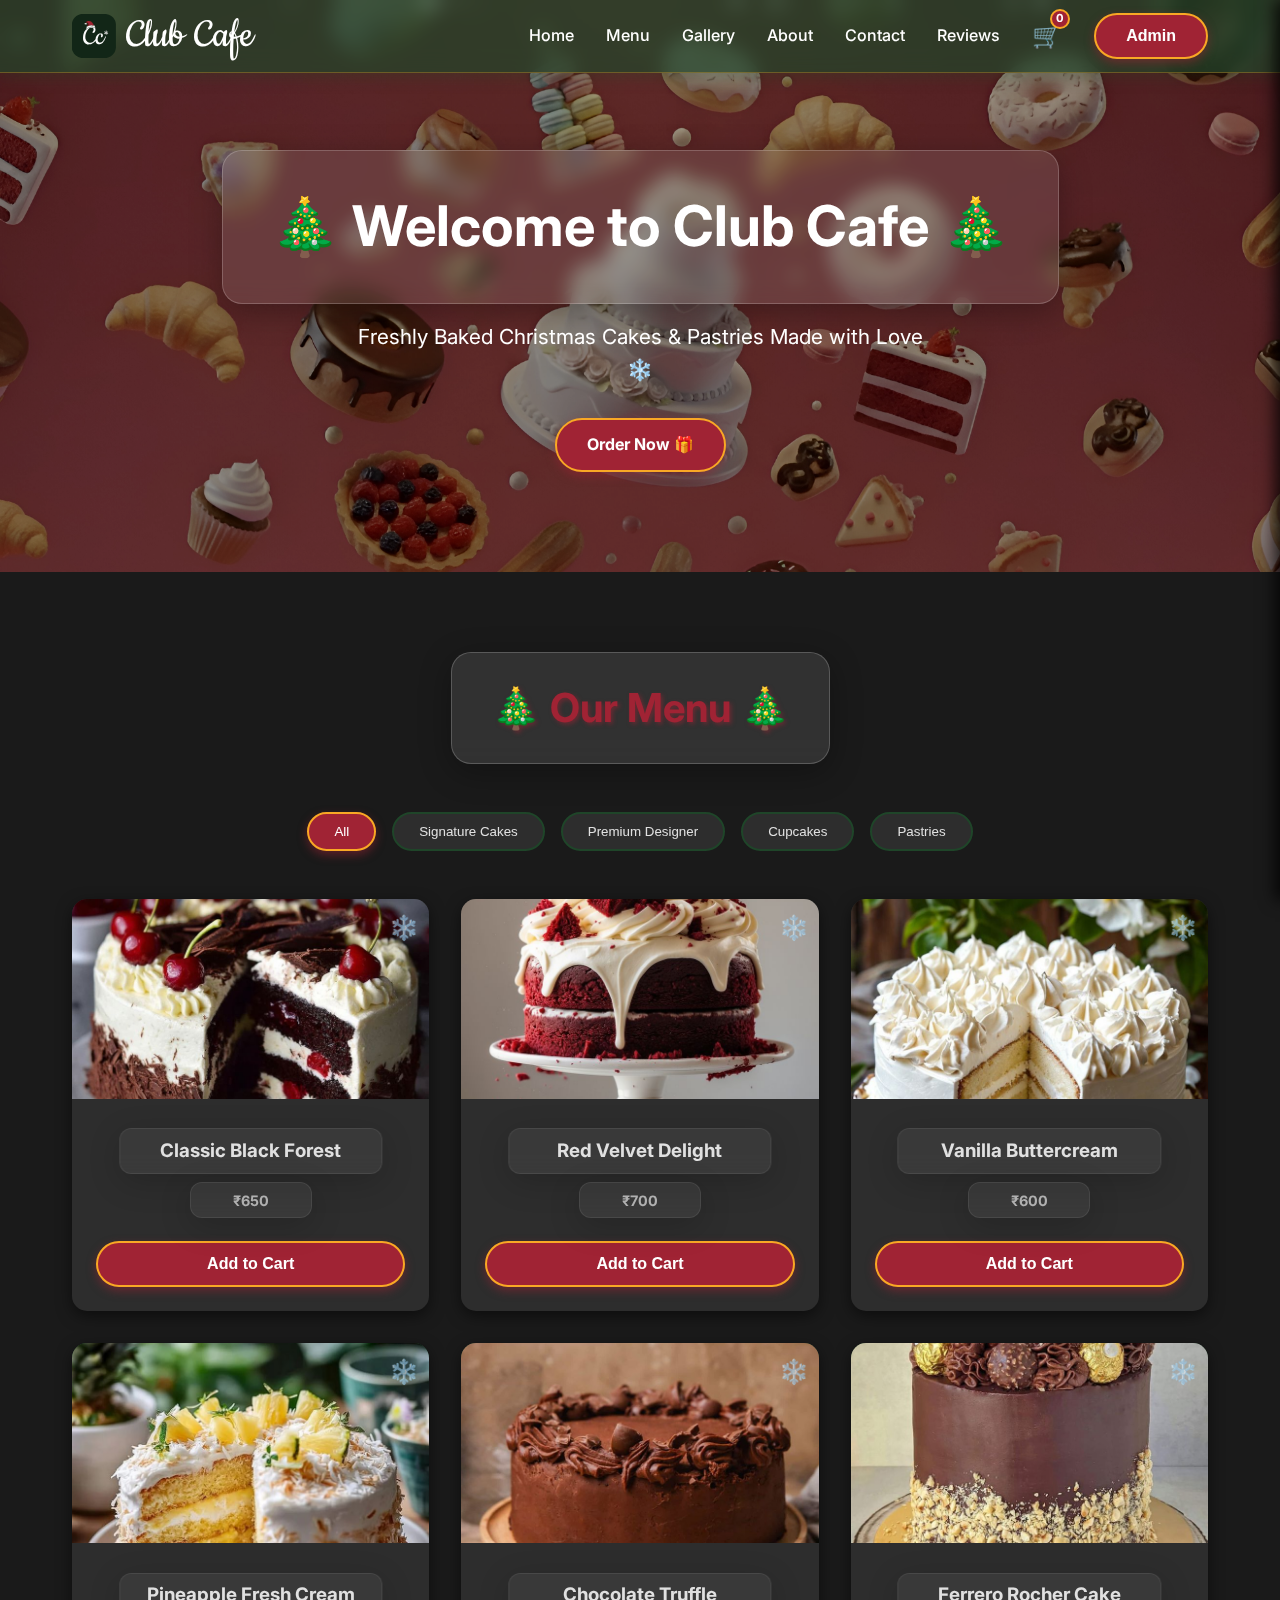
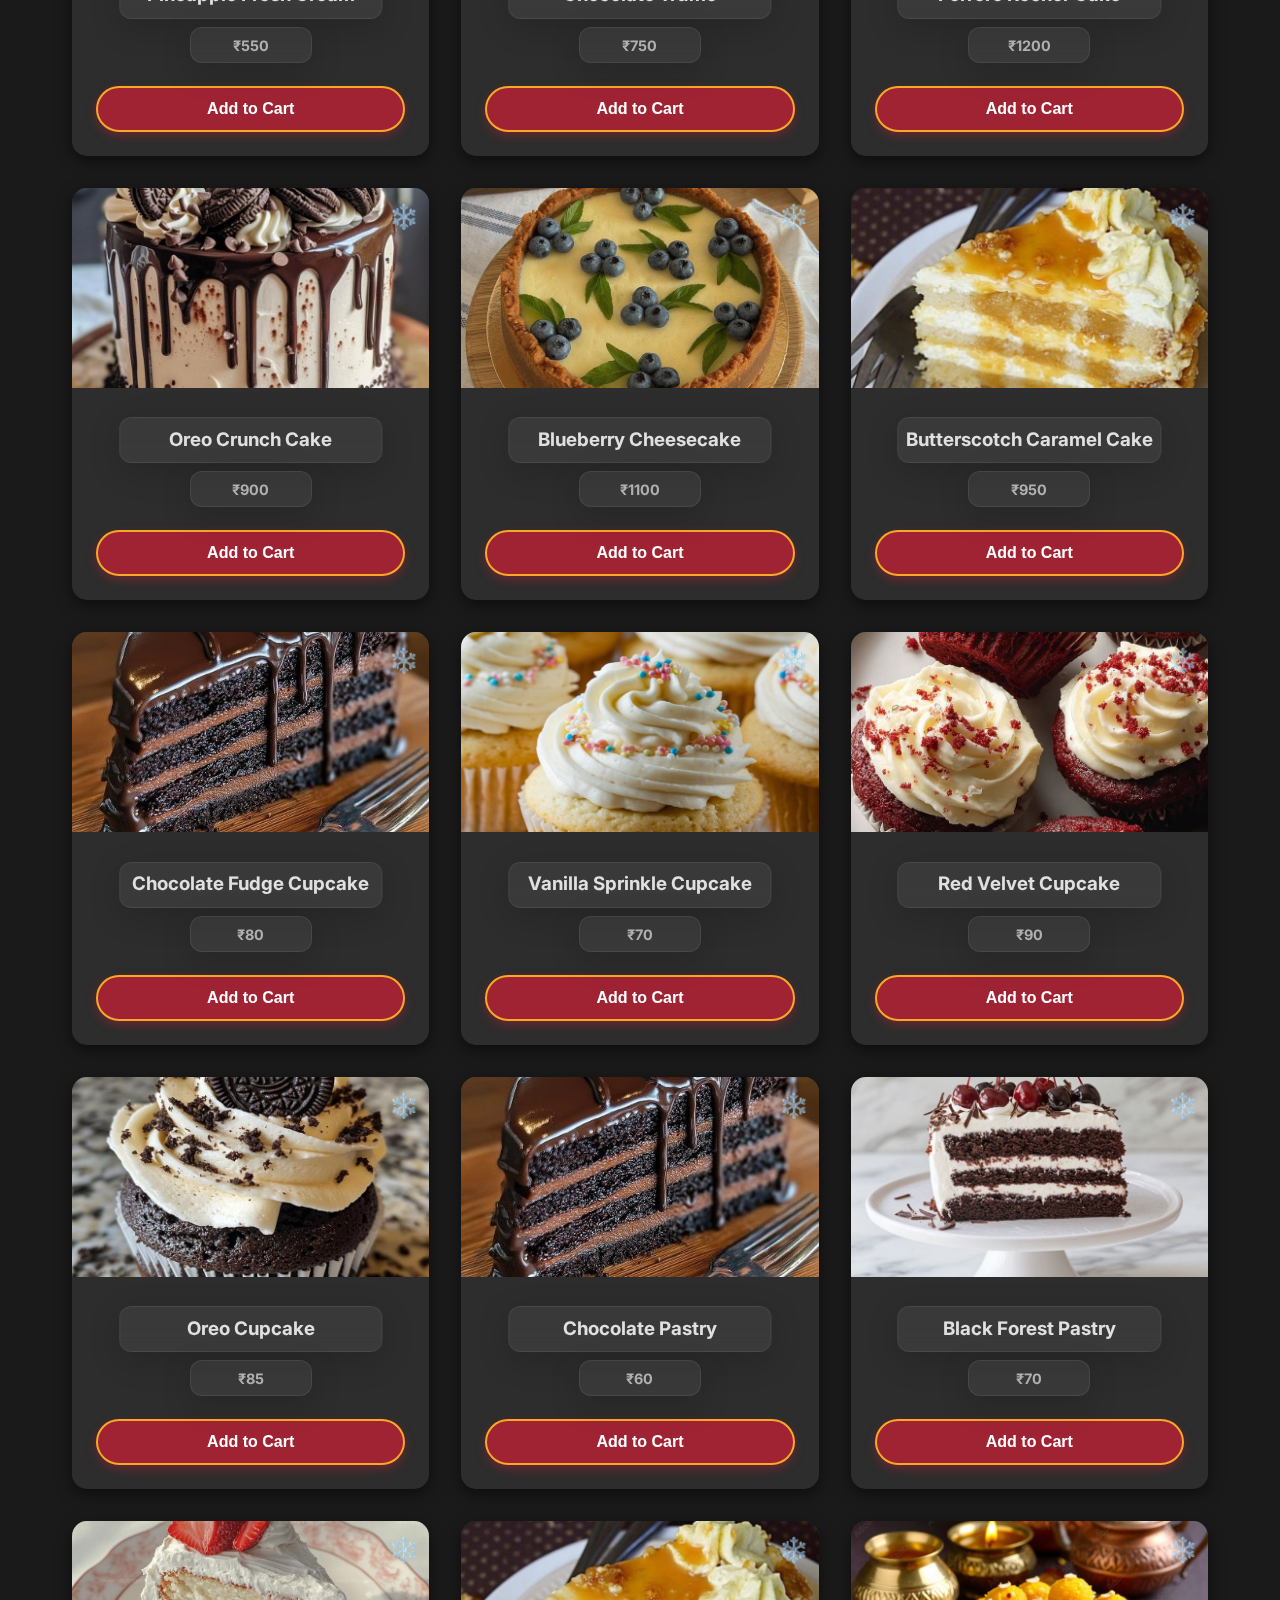
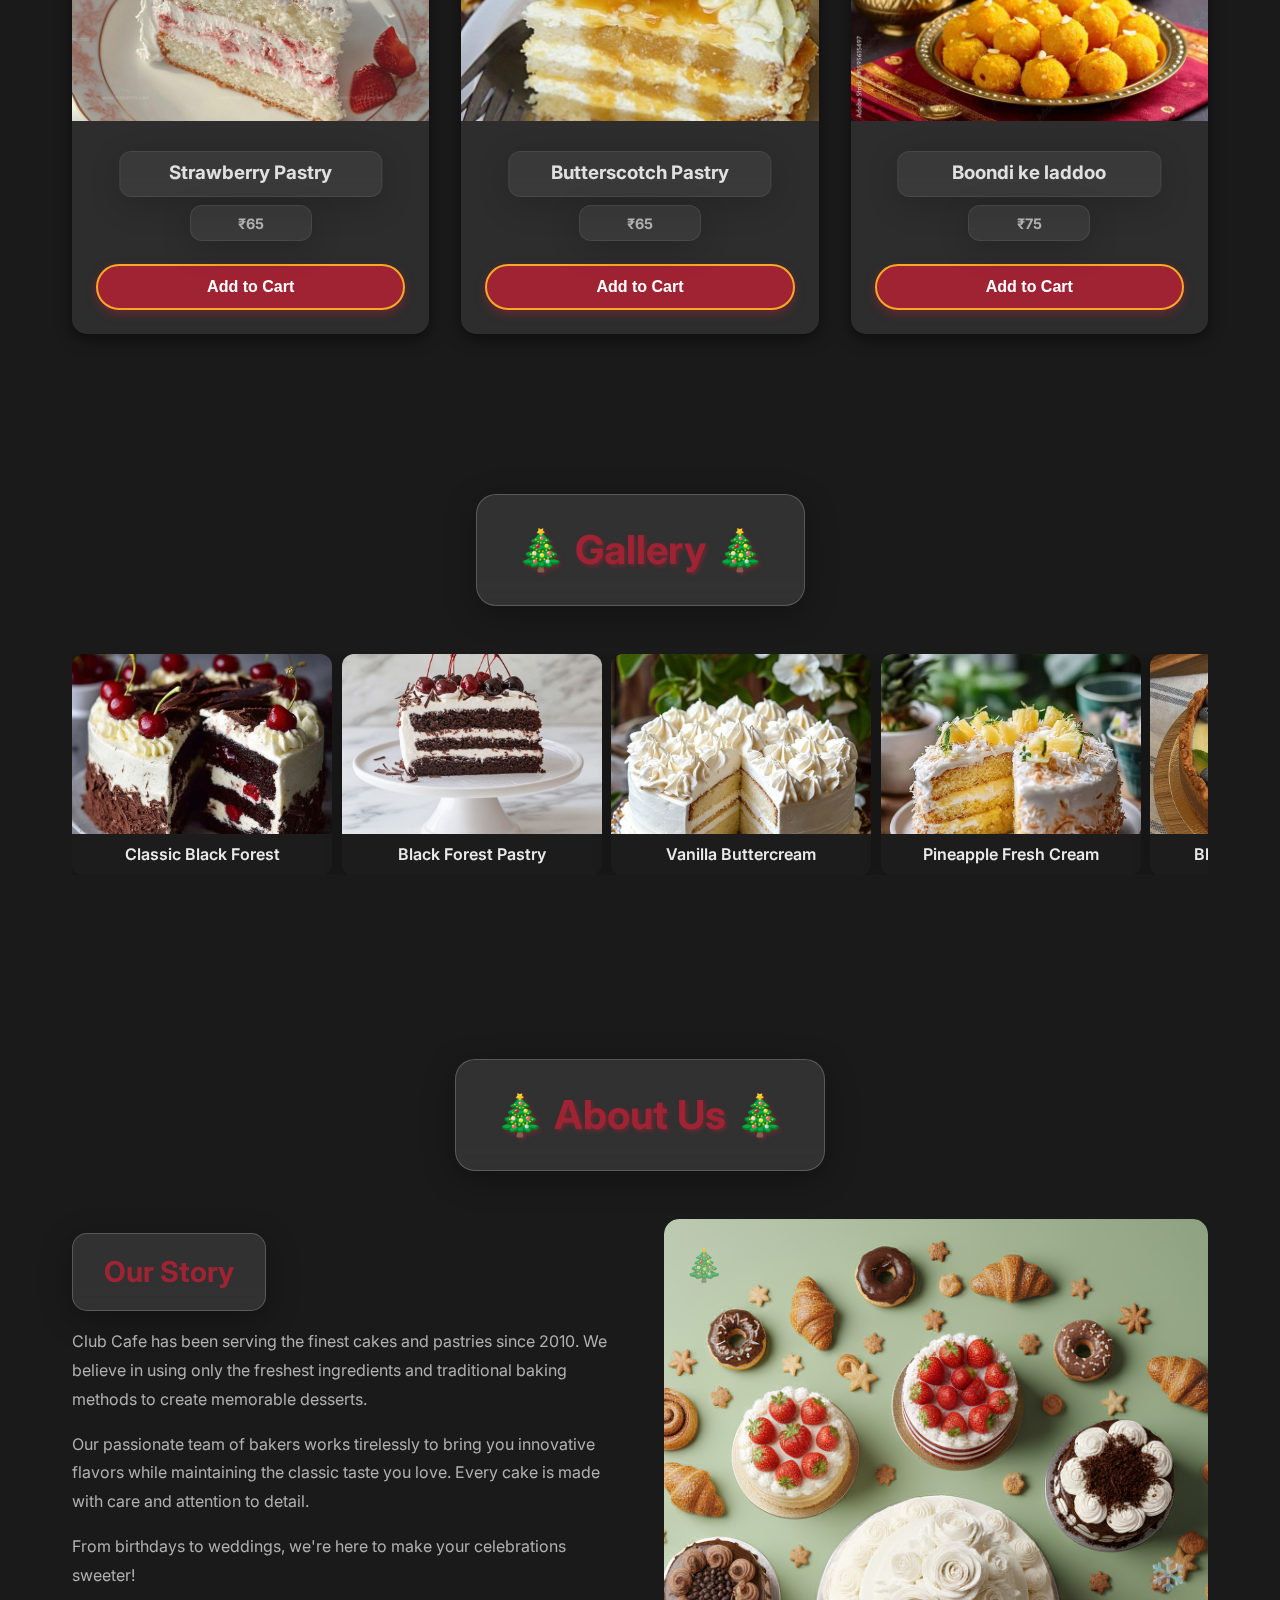
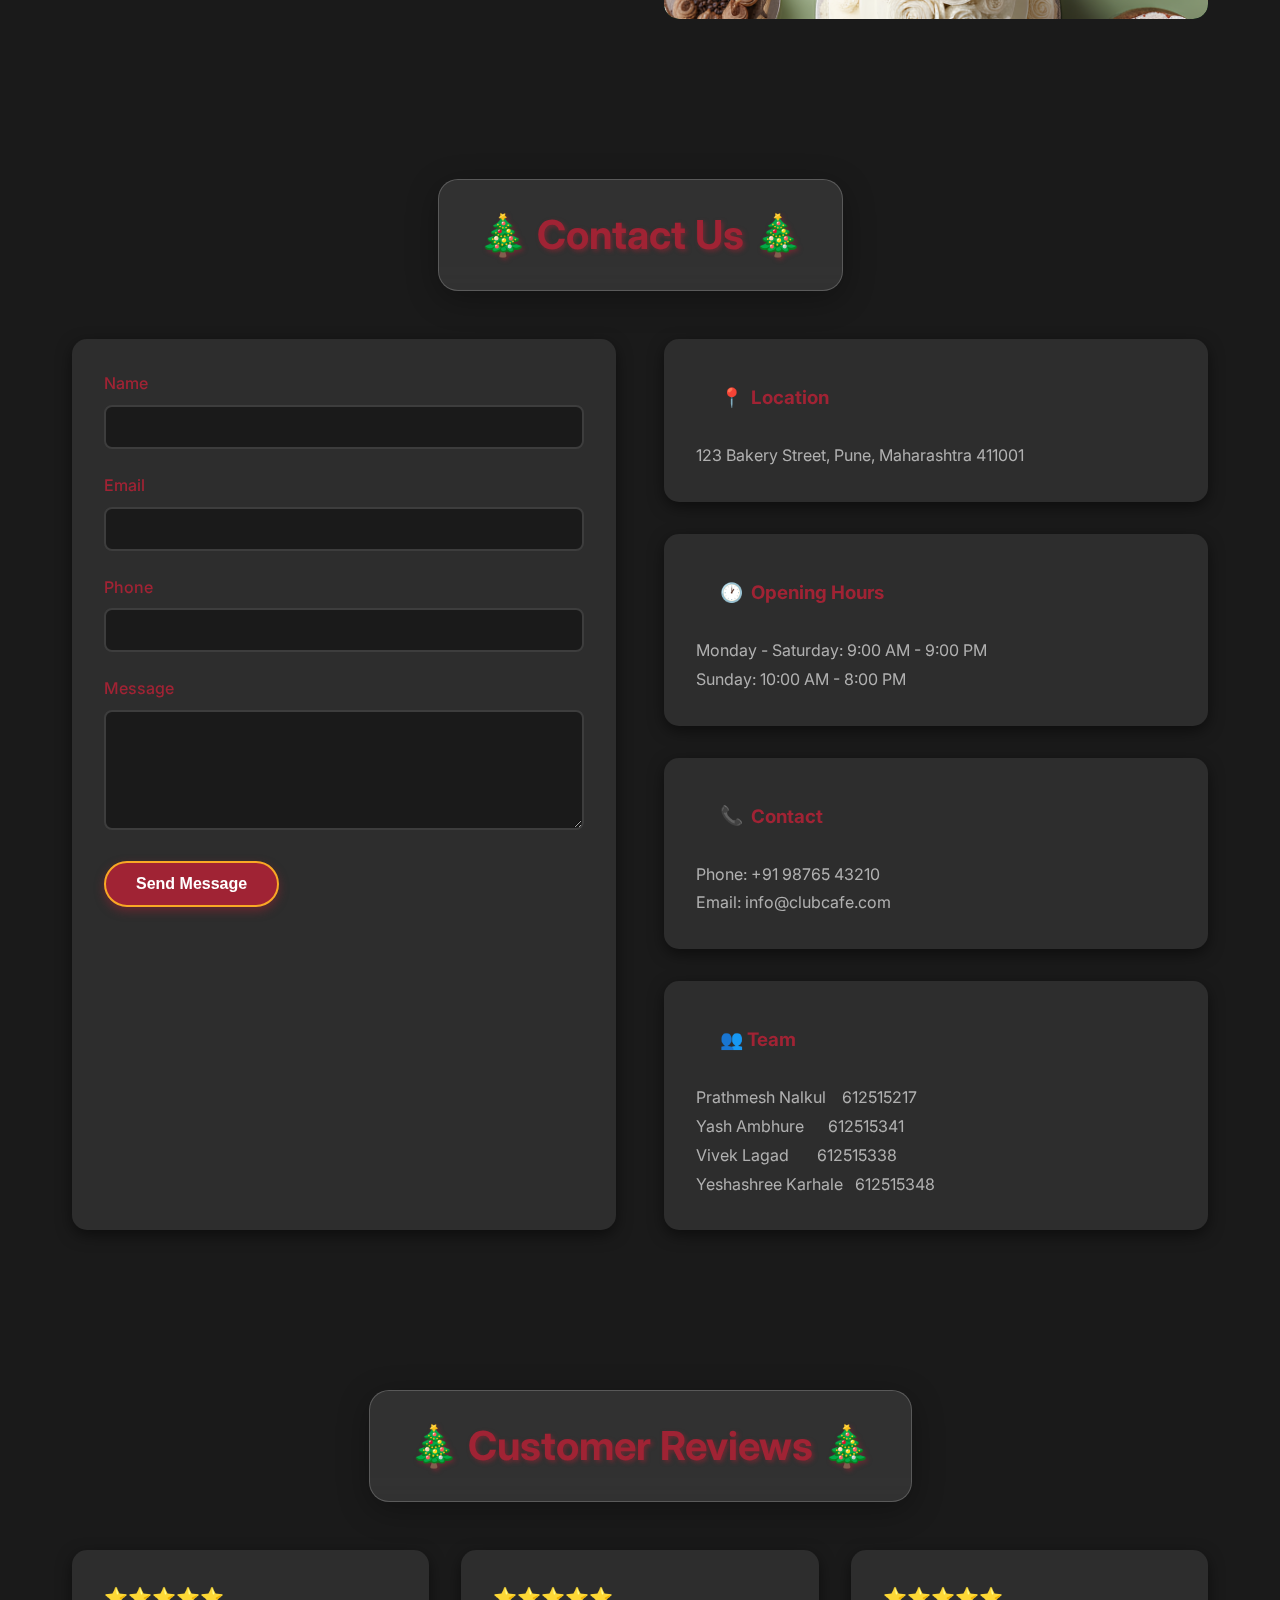
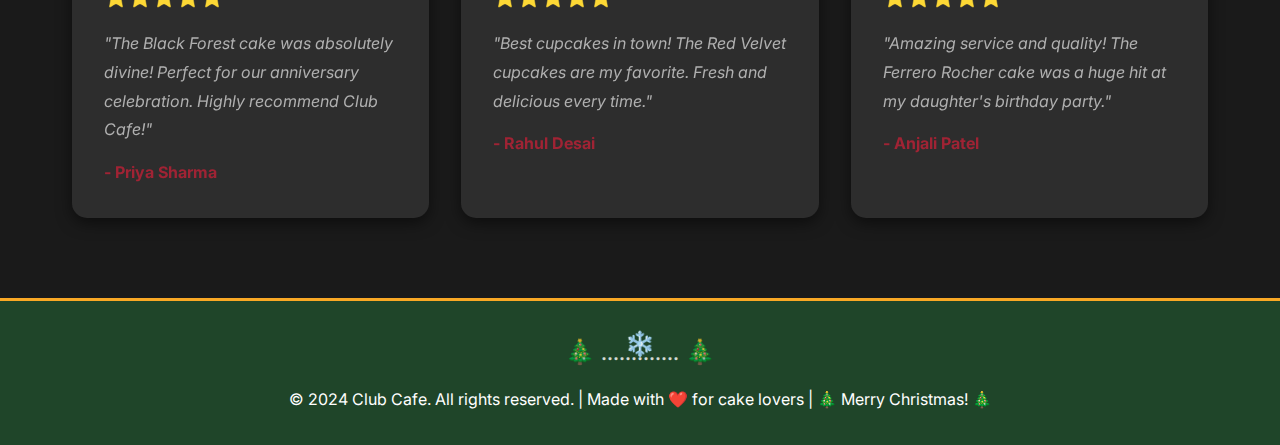
<file: club_cafe_website(2).html>
<!DOCTYPE html>
<html lang="en">
  <head>
    <meta charset="UTF-8" />
    <meta name="viewport" content="width=device-width, initial-scale=1.0" />
    <title>Club Cafe - Delicious Cakes & Pastries 🎄</title>
    <link rel="preconnect" href="https://fonts.googleapis.com" />
    <link rel="preconnect" href="https://fonts.gstatic.com" crossorigin />
    <link
      href="https://fonts.googleapis.com/css2?family=Inter:wght@300;400;500;600;700&display=swap"
      rel="stylesheet"
    />
    <style>
      @import url("https://fonts.googleapis.com/css2?family=Cookie&display=swap");
      x {
        color: #a02334;
        font-weight: bold;
      }
      * {
        margin: 0;
        padding: 0;
        box-sizing: border-box;
      }
      snow {
        display: block;
        animation: rota 4s linear infinite;
      }

      @keyframes rota {
        0% {
          transform: rotate(0deg);
        }
        100% {
          transform: rotate(360deg);
        }
      }

      /* Hide scrollbars but keep scrolling functionality */
      html,
      body,
      * {
        -ms-overflow-style: none; /* IE and Edge */
        scrollbar-width: none; /* Firefox */
      }
      html::-webkit-scrollbar,
      body::-webkit-scrollbar,
      *::-webkit-scrollbar {
        display: none; /* Chrome, Safari, Opera */
      }

      body {
        font-family: "Inter", sans-serif;
        line-height: 1.6;
        color: #e0e0e0;
        background: #1a1a1a;
        position: relative;
      }

      /* Cursor policy: avoid I-beam on plain text; only show text cursor for input fields */
      /* Use default arrow for non-interactive text, pointer for clickable controls */
      :where(
          h1,
          h2,
          h3,
          h4,
          h5,
          h6,
          p,
          li,
          span,
          label,
          figcaption,
          blockquote,
          small,
          strong,
          em,
          div,
          section,
          header,
          footer
        ) {
        cursor: default;
      }

      a,
      a *,
      nav a,
      button,
      .btn,
      .category-btn,
      .cart-icon,
      .menu-item,
      .menu-item * {
        cursor: pointer;
      }

      input[type="text"],
      input[type="email"],
      input[type="tel"],
      textarea,
      input,
      textarea {
        cursor: text;
      }

      /* Snowflakes Animation */
      @keyframes snowfall {
        0% {
          transform: translateY(0) rotate(0deg);
          opacity: 1;
        }
        100% {
          transform: translateY(100vh) rotate(360deg);
          opacity: 0;
        }
      }

      .snowflake {
        position: fixed;
        top: -10px;
        color: #ffffff;
        font-size: 1em;
        font-family: "Inter", sans-serif;
        text-shadow: 0 0 5px rgba(255, 255, 255, 0.8);
        animation: snowfall linear infinite;
        z-index: 1;
        pointer-events: none;
      }

      /* Navigation */
      nav {
        background: rgba(31, 69, 41, 0.7);
        backdrop-filter: blur(10px);
        -webkit-backdrop-filter: blur(10px);
        padding: 0rem 0;
        position: fixed;
        width: 100%;
        top: 0;
        z-index: 1000;
        box-shadow: 0 4px 15px rgba(31, 69, 41, 0.3);
        border-bottom: 1px solid rgba(249, 168, 37, 0.3);
      }

      nav .container {
        max-width: 1200px;
        margin: 0 auto;
        display: flex;
        justify-content: space-between;
        align-items: center;
        padding: 0 2rem;
      }

      nav .logo {
        font-size: 2.8rem;
        color: #ffffff;
        font-family: "Cookie", cursive;
        display: flex;
        align-items: center;
        gap: 0.6rem;
      }

      nav .logo img,
      nav .logo .logo-img {
        width: 44px;
        height: auto;
        display: inline-block;
      }

      nav ul {
        list-style: none;
        display: flex;
        gap: 2rem;
        align-items: center;
      }
      nav ul li {
        color: #ffffff;
        transition: all 0.3s;
      }

      nav ul li:hover {
        font-size: large;
        font-weight: bold;
        color: #a02334;
      }

      nav a {
        color: #ffffff;
        text-decoration: none;
        transition: opacity 0.3s;
        font-weight: 500;
      }

      nav a:hover {
        opacity: 0.8;
      }

      .cart-icon {
        position: relative;
        cursor: pointer;
        font-size: 1.5rem;
        display: inline-block; /* allow transform animations */
        will-change: transform;
      }

      .cart-badge {
        position: absolute;
        top: -8px;
        right: -8px;
        background: #a02334;
        color: #ffffff;
        border-radius: 50%;
        width: 20px;
        height: 20px;
        display: flex;
        align-items: center;
        justify-content: center;
        font-size: 0.7rem;
        font-weight: bold;
        border: 2px solid #f9a825;
      }

      /* Hero Section */
      .hero {
        background-image: url("Club Cafe/Assets/Backdrop1.jpg");
        background-size: cover;
        background-position: center;
        background-repeat: no-repeat;
        color: #ffffff;
        padding: 150px 2rem 100px;
        text-align: center;
        position: relative;
        overflow: hidden;
        width: 100vw;
        max-width: none;
        margin-left: calc(50% - 50vw);
        margin-right: calc(50% - 50vw);
      }

      .hero::before {
        content: "";
        position: absolute;
        top: 0;
        left: 0;
        right: 0;
        bottom: 0;
        background: rgba(0, 0, 0, 0.4);
        z-index: 1;
      }

      .hero h1,
      .hero p,
      .hero .btn {
        position: relative;
        z-index: 2;
      }

      @keyframes float {
        0%,
        100% {
          transform: translateY(0px);
        }
        50% {
          transform: translateY(-20px);
        }
      }

      @keyframes spin {
        from {
          transform: rotate(0deg);
        }
        to {
          transform: rotate(360deg);
        }
      }

      .hero h1 {
        font-size: 3.5rem;
        margin-bottom: 1rem;
        animation: fadeInDown 1s;
        position: relative;
        display: inline-block;
        padding: 2rem 3rem;
        border-radius: 20px;
      }

      .hero h1::before {
        content: "";
        position: absolute;
        top: 0;
        left: 0;
        right: 0;
        bottom: 0;
        background: rgba(255, 255, 255, 0.1);
        backdrop-filter: blur(10px);
        -webkit-backdrop-filter: blur(10px);
        border-radius: 20px;
        border: 1px solid rgba(255, 255, 255, 0.2);
        z-index: -1;
        box-shadow: 0 8px 32px rgba(0, 0, 0, 0.3);
      }

      .hero p {
        font-size: 1.3rem;
        margin-bottom: 2rem;
        animation: fadeInUp 1s;
      }

      .btn {
        display: inline-block;
        padding: 12px 30px;
        background: #a02334;
        color: #ffffff;
        text-decoration: none;
        border-radius: 30px;
        font-weight: bold;
        transition: transform 0.3s, box-shadow 0.3s;
        border: 2px solid #f9a825;
        cursor: pointer;
        font-size: 1rem;
        box-shadow: 0 4px 10px rgba(160, 35, 52, 0.5);
      }

      .btn:hover {
        transform: translateY(-3px);
        box-shadow: 0 10px 25px rgba(160, 35, 52, 0.7);
        background: #a02334;
      }

      .btn-secondary {
        background: #1f4529;
        color: #ffffff;
        border: 2px solid #f9a825;
      }

      .btn-secondary:hover {
        background: #1f4529;
      }

      /* Sections */
      section {
        padding: 80px 2rem;
        max-width: 1200px;
        margin: 0 auto;
      }

      h2 {
        text-align: center;
        font-size: 2.5rem;
        margin: 0 auto 3rem;
        color: #a02334;
        text-shadow: 2px 2px 4px rgba(160, 35, 52, 0.5);
        position: relative;
        display: block;
        padding: 1.5rem 2.5rem;
        border-radius: 20px;
        width: max-content;
        z-index: 2;
      }

      h2::before {
        content: "";
        position: absolute;
        top: 0;
        left: 0;
        right: 0;
        bottom: 0;
        background: rgba(255, 255, 255, 0.1);
        backdrop-filter: blur(10px);
        -webkit-backdrop-filter: blur(10px);
        border-radius: 20px;
        border: 1px solid rgba(255, 255, 255, 0.2);
        z-index: -1;
        box-shadow: 0 8px 32px rgba(0, 0, 0, 0.3);
      }

      /* Center H3 headings */
      h3 {
        text-align: center;
        display: block;
        margin: 0 auto 1rem;
        width: max-content;
      }

      /* Menu Categories */
      .menu-categories {
        display: flex;
        justify-content: center;
        gap: 1rem;
        margin-bottom: 3rem;
        flex-wrap: wrap;
      }

      .category-btn {
        padding: 10px 25px;
        background: #2d2d2d;
        border: 2px solid #1f4529;
        border-radius: 25px;
        cursor: pointer;
        transition: all 0.3s;
        font-weight: 500;
        color: #e0e0e0;
      }

      .category-btn:hover {
        background: #3d3d3d;
        transform: scale(1.05);
      }

      .category-btn.active {
        background: #a02334;
        color: #ffffff;
        border-color: #f9a825;
        box-shadow: 0 4px 10px rgba(160, 35, 52, 0.5);
      }

      /* Menu Grid */
      .menu-grid {
        display: grid;
        grid-template-columns: repeat(auto-fit, minmax(280px, 1fr));
        gap: 2rem;
      }

      .menu-item {
        background: #2d2d2d;
        border-radius: 15px;
        overflow: hidden;
        box-shadow: 0 5px 15px rgba(0, 0, 0, 0.5);
        transition: transform 0.3s, box-shadow 0.3s;
      }

      .menu-item:hover {
        transform: translateY(-10px);
        box-shadow: 0 15px 30px rgba(0, 0, 0, 0.8);
      }

      .menu-item-img {
        width: 100%;
        height: 200px;
        background: #1f4529;
        position: relative;
        overflow: hidden;
      }

      .menu-item-img img {
        width: 100%;
        height: 100%;
        object-fit: cover;
        object-position: center;
        display: block;
      }

      .menu-item-img::before {
        content: "❄️";
        position: absolute;
        top: 10px;
        right: 10px;
        font-size: 1.5rem;
        opacity: 0.6;
        transition: transform 0.3s ease-in-out;
      }

      .menu-item:hover .menu-item-img::before {
        animation: spin 1s ease-in-out;
      }

      .menu-item-content {
        padding: 1.5rem;
      }

      /* Glassy panels: separate for name and price */
      .name-panel,
      .price-panel {
        position: relative;
        text-align: center;
        display: block;
        margin: 0.35rem 0;
      }

      .name-panel::before,
      .price-panel::before {
        content: "";
        position: absolute;
        top: 0;
        left: 50%;
        transform: translateX(-50%);
        background: rgba(255, 255, 255, 0.06);
        backdrop-filter: blur(8px);
        -webkit-backdrop-filter: blur(8px);
        border-radius: 12px;
        border: 1px solid rgba(255, 255, 255, 0.08);
        z-index: 0;
        box-shadow: 0 8px 32px rgba(0, 0, 0, 0.18);
      }

      .name-panel::before {
        width: calc(100% - 3rem);
        height: 44px;
      }

      .price-panel::before {
        width: 120px;
        height: 34px;
      }

      .name-panel h3,
      .price-panel .price {
        position: relative;
        z-index: 1;
        margin: 0;
        padding: 0.45rem 0.6rem;
        display: inline-block;
        text-align: center;
      }

      .menu-item h3 {
        color: #e0e0e0;
        margin-bottom: 0.25rem;
      }

      .menu-item p {
        color: #b0b0b0;
        font-size: 0.9rem;
        margin-bottom: 1rem;
      }

      .price {
        font-size: 1.3rem;
        color: #a02334;
        font-weight: bold;
      }

      .add-to-cart-btn {
        width: 100%;
        margin-top: 1rem;
      }

      /* Cart Sidebar */
      .cart-sidebar {
        position: fixed;
        right: -400px;
        top: 0;
        width: 400px;
        height: 100vh;
        background: #2d2d2d;
        box-shadow: -5px 0 15px rgba(0, 0, 0, 0.8);
        transition: right 0.3s;
        z-index: 2000;
        display: flex;
        flex-direction: column;
      }

      .cart-sidebar.open {
        right: 0;
      }

      .cart-header {
        background: #1f4529;
        color: #ffffff;
        padding: 1.5rem;
        display: flex;
        justify-content: space-between;
        align-items: center;
        border-bottom: 3px solid #f9a825;
      }

      .cart-header h2 {
        color: #ffffff;
        margin: 0;
        font-size: 1.5rem;
        position: relative;
        display: inline-block;
        padding: 0.75rem 1.5rem;
        border-radius: 15px;
      }

      .cart-header h2::before {
        content: "";
        position: absolute;
        top: 0;
        left: 0;
        right: 0;
        bottom: 0;
        background: rgba(255, 255, 255, 0.1);
        backdrop-filter: blur(10px);
        -webkit-backdrop-filter: blur(10px);
        border-radius: 15px;
        border: 1px solid rgba(255, 255, 255, 0.2);
        z-index: -1;
        box-shadow: 0 8px 32px rgba(0, 0, 0, 0.3);
      }

      .close-cart {
        background: none;
        border: none;
        color: #ffffff;
        font-size: 2rem;
        cursor: pointer;
      }

      .cart-items {
        flex: 1;
        overflow-y: auto;
        padding: 1rem;
        background: #2d2d2d;
      }

      .cart-item {
        background: #3d3d3d;
        padding: 1rem;
        margin-bottom: 1rem;
        border-radius: 10px;
        display: flex;
        justify-content: space-between;
        align-items: center;
      }

      .cart-item-info h4 {
        color: #e0e0e0;
        margin-bottom: 0.5rem;
      }

      .cart-item-info p {
        color: #b0b0b0;
        font-size: 0.9rem;
      }

      .cart-item-controls {
        display: flex;
        align-items: center;
        gap: 0.5rem;
      }

      .cart-item-controls button {
        width: 30px;
        height: 30px;
        border: none;
        background: #1f4529;
        color: #ffffff;
        border-radius: 5px;
        cursor: pointer;
        font-size: 1rem;
        transition: all 0.3s;
      }

      .cart-item-controls button:hover {
        background: #1f4529;
        transform: scale(1.1);
      }

      .cart-item-controls span {
        min-width: 30px;
        text-align: center;
        font-weight: bold;
      }

      .remove-item {
        background: #a02334 !important;
        margin-left: 0.5rem;
      }

      .cart-footer {
        padding: 1.5rem;
        border-top: 2px solid #3d3d3d;
        background: #2d2d2d;
      }

      .cart-total {
        display: flex;
        justify-content: space-between;
        margin-bottom: 1rem;
        font-size: 1.3rem;
        font-weight: bold;
        color: #e0e0e0;
      }

      .empty-cart {
        text-align: center;
        padding: 3rem 1rem;
        color: #b0b0b0;
      }

      .empty-cart-icon {
        font-size: 4rem;
        margin-bottom: 1rem;
      }

      /* Gallery */
      .gallery-grid {
        display: grid;
        grid-template-columns: repeat(auto-fit, minmax(250px, 1fr));
        gap: 1.5rem;
      }

      .gallery-item {
        height: 250px;
        border-radius: 15px;
        overflow: hidden;
        position: relative;
        cursor: pointer;
        transition: transform 0.3s;
      }

      .gallery-item:hover {
        transform: scale(1.05);
      }

      .gallery-item div {
        width: 100%;
        height: 100%;
        display: flex;
        align-items: center;
        justify-content: center;
        font-size: 3rem;
        background: #a02334;
      }

      /* Carousel styles for gallery section */
      .carousel {
        overflow: hidden;
        position: relative;
        margin: 1.5rem 0;
      }

      .carousel-track {
        display: flex;
        gap: 0.6rem;
        align-items: center;
        animation: scroll-left 14s linear infinite;
        will-change: transform;
        transform: translateZ(0);
      }

      .carousel-item {
        flex: 0 0 260px;
        min-width: 260px;
        border-radius: 12px;
        overflow: hidden;
        background: rgba(255, 255, 255, 0.04);
        box-shadow: 0 6px 18px rgba(0, 0, 0, 0.25);
      }

      .carousel-item img {
        width: 100%;
        height: 180px;
        object-fit: cover;
        display: block;
        backface-visibility: hidden;
      }

      .carousel-item figcaption {
        padding: 0.5rem;
        text-align: center;
        color: #eaeaea;
        font-weight: 600;
        background: rgba(0, 0, 0, 0.18);
      }

      .carousel:hover .carousel-track {
        animation-play-state: paused;
      }

      @keyframes scroll-left {
        0% {
          transform: translateX(0);
        }
        100% {
          transform: translateX(-50%);
        }
      }

      @media (max-width: 700px) {
        .carousel-item {
          flex: 0 0 200px;
          min-width: 160px;
        }
        .carousel-item img {
          height: 140px;
        }
      }

      /* About Section */
      .about-content {
        display: grid;
        grid-template-columns: 1fr 1fr;
        gap: 3rem;
        align-items: center;
      }

      .about-text h3 {
        color: #a02334;
        margin-bottom: 1rem;
        font-size: 1.8rem;
        position: relative;
        display: inline-block;
        padding: 1rem 2rem;
        border-radius: 15px;
      }

      .about-text h3::before {
        content: "";
        position: absolute;
        top: 0;
        left: 0;
        right: 0;
        bottom: 0;
        background: rgba(255, 255, 255, 0.1);
        backdrop-filter: blur(10px);
        -webkit-backdrop-filter: blur(10px);
        border-radius: 15px;
        border: 1px solid rgba(255, 255, 255, 0.2);
        z-index: -1;
        box-shadow: 0 8px 32px rgba(0, 0, 0, 0.3);
      }

      .about-text p {
        margin-bottom: 1rem;
        line-height: 1.8;
        color: #b0b0b0;
      }

      .about-img {
        height: 400px;
        background: #1f4529;
        border-radius: 15px;
        display: flex;
        align-items: center;
        justify-content: center;
        font-size: 5rem;
        position: relative;
        overflow: hidden;
      }

      .about-img img {
        width: 100%;
        height: 100%;
        object-fit: cover;
        display: block;
        border-radius: 15px;
      }

      .about-img::before {
        content: "🎄";
        position: absolute;
        top: 20px;
        left: 20px;
        font-size: 2rem;
        opacity: 0.5;
      }

      .about-img::after {
        content: "❄️";
        position: absolute;
        bottom: 20px;
        right: 20px;
        font-size: 2rem;
        opacity: 0.5;
      }

      /* Contact Form */
      .contact-container {
        display: grid;
        grid-template-columns: 1fr 1fr;
        gap: 3rem;
      }

      .contact-form {
        background: #2d2d2d;
        padding: 2rem;
        border-radius: 15px;
        box-shadow: 0 5px 15px rgba(0, 0, 0, 0.5);
      }

      .form-group {
        margin-bottom: 1.5rem;
      }

      .form-group label {
        display: block;
        margin-bottom: 0.5rem;
        color: #a02334;
        font-weight: 500;
      }

      .form-group input,
      .form-group textarea {
        width: 100%;
        padding: 12px;
        border: 2px solid #3d3d3d;
        border-radius: 8px;
        font-family: inherit;
        transition: border-color 0.3s;
        background: #1a1a1a;
        color: #e0e0e0;
      }

      .form-group input:focus,
      .form-group textarea:focus {
        outline: none;
        border-color: #1f4529;
        box-shadow: 0 0 0 3px rgba(31, 69, 41, 0.3);
      }

      .form-group textarea {
        resize: vertical;
        min-height: 120px;
      }

      .contact-info {
        display: flex;
        flex-direction: column;
        gap: 2rem;
      }

      .info-card {
        background: #2d2d2d;
        padding: 2rem;
        border-radius: 15px;
        box-shadow: 0 5px 15px rgba(0, 0, 0, 0.5);
      }

      .info-card h3 {
        color: #a02334;
        margin-bottom: 1rem;
        display: inline-flex;
        align-items: center;
        gap: 0.5rem;
        position: relative;
        padding: 0.75rem 1.5rem;
        border-radius: 15px;
      }

      .info-card h3::before {
        content: "";
        position: absolute;
        top: 0;
        left: 0;
        right: 0;
        bottom: 0;
        background: rgba(255, 255, 255, 0.1);
        backdrop-filter: blur(10px);
        -webkit-backdrop-filter: blur(10px);
        border-radius: 15px;
        border: 1px solid rgba(255, 255, 255, 0.2);
        z-index: -1;
        box-shadow: 0 8px 32px rgba(0, 0, 0, 0.3);
      }

      /* Custom icon animations: pin (jump), pi (ring) & clock (tick) */
      pin,
      pi,
      clock {
        display: inline-block;
        line-height: 1;
        will-change: transform;
      }

      /* pin: smooth single jump on hover */
      @keyframes pin-jump {
        0% {
          transform: translateY(0);
        }
        30% {
          transform: translateY(-12px);
        }
        55% {
          transform: translateY(4px);
        }
        100% {
          transform: translateY(0);
        }
      }

      /* pi: rapid clockwise-anticlockwise alternation to simulate ringing */
      @keyframes pi-ring {
        0% {
          transform: rotate(0deg);
        }
        10% {
          transform: rotate(25deg);
        }
        22% {
          transform: rotate(-25deg);
        }
        34% {
          transform: rotate(20deg);
        }
        46% {
          transform: rotate(-18deg);
        }
        58% {
          transform: rotate(14deg);
        }
        70% {
          transform: rotate(-8deg);
        }
        82% {
          transform: rotate(6deg);
        }
        100% {
          transform: rotate(0deg);
        }
      }

      /* clock: rapid subtle tick (clockwise then anticlockwise) */
      @keyframes clock-tick {
        0% {
          transform: rotate(0deg) scale(1);
        }
        12% {
          transform: rotate(10deg) scale(1.03);
        }
        28% {
          transform: rotate(-8deg) scale(1.02);
        }
        44% {
          transform: rotate(6deg) scale(1.01);
        }
        60% {
          transform: rotate(-4deg) scale(1);
        }
        100% {
          transform: rotate(0deg) scale(1);
        }
      }

      /* Trigger animations on hover of the heading (single iteration) */
      .info-card h3:hover pin {
        transform-origin: 50% 100%; /* anchor at bottom for a natural jump */
        animation: pin-jump 600ms cubic-bezier(0.2, 0.8, 0.2, 1) 0s 1 both;
      }

      .info-card h3:hover pi {
        transform-origin: 50% 25%; /* anchor near top for a swinging phone effect */
        animation: pi-ring 700ms cubic-bezier(0.5, 0, 0.5, 1) 0s 1 both;
      }

      .info-card h3:hover clock {
        transform-origin: 50% 50%; /* center anchor for clock tick */
        animation: clock-tick 650ms cubic-bezier(0.4, 0, 0.2, 1) 0s 1 both;
      }

      /* cart: single subtle jingle (small bump + wiggle) */
      @keyframes cart-jingle {
        0% {
          transform: translateY(0) rotate(0deg) scale(1);
        }
        20% {
          transform: translateY(-10px) rotate(-6deg) scale(1.02);
        }
        45% {
          transform: translateY(2px) rotate(6deg) scale(1.01);
        }
        70% {
          transform: translateY(-4px) rotate(-3deg) scale(1.005);
        }
        100% {
          transform: translateY(0) rotate(0deg) scale(1);
        }
      }

      /* cart jingle on hover of the cart icon (runs once) */
      .cart-icon:hover {
        transform-origin: 50% 50%;
        animation: cart-jingle 550ms cubic-bezier(0.25, 0.8, 0.25, 1) 0s 1 both;
      }

      /* Respect reduced motion preferences */
      @media (prefers-reduced-motion: reduce) {
        .info-card h3:hover pin,
        .info-card h3:hover pi,
        .info-card h3:hover clock,
        .cart-icon:hover {
          animation: none !important;
        }
      }

      .info-card p {
        color: #b0b0b0;
        line-height: 1.8;
      }

      /* Reviews */
      .reviews-grid {
        display: grid;
        grid-template-columns: repeat(auto-fit, minmax(300px, 1fr));
        gap: 2rem;
      }

      .review-card {
        background: #2d2d2d;
        padding: 2rem;
        border-radius: 15px;
        box-shadow: 0 5px 15px rgba(0, 0, 0, 0.5);
        transition: transform 0.3s;
      }

      .review-card:hover {
        transform: translateY(-5px);
      }

      .stars {
        color: #f9a825;
        font-size: 1.2rem;
        margin-bottom: 1rem;
      }

      .review-card p {
        color: #b0b0b0;
        font-style: italic;
        margin-bottom: 1rem;
        line-height: 1.8;
      }

      .reviewer {
        color: #a02334;
        font-weight: bold;
      }

      /* Footer */
      footer {
        background: #1f4529;
        color: #ffffff;
        text-align: center;
        padding: 2rem;
        border-top: 3px solid #f9a825;
        position: relative;
      }

      /* show just the trees in the flow; the rotating snowflake is a separate pseudo-element */
      footer::before {
        content: "🎄  .............  🎄";
        display: block;
        font-size: 1.5rem;
        margin-bottom: 1rem;
        opacity: 0.8;
      }

      /* rotating snowflake placed between the trees */
      footer::after {
        content: "❄️";
        position: absolute;
        left: 50%;
        top: 1.5rem; /* positions the flake between the trees */
        transform: translateX(-50%) rotate(0deg);
        transform-origin: 50% 50%;
        font-size: 1.5rem;
        opacity: 0.95;
        animation: spin-slow 8s linear infinite;
      }

      @keyframes spin-slow {
        from {
          transform: translateX(-50%) rotate(0deg);
        }
        to {
          transform: translateX(-50%) rotate(360deg);
        }
      }

      /* respect users who prefer reduced motion */
      @media (prefers-reduced-motion: reduce) {
        footer::after {
          animation: none;
        }
      }

      /* Modal */
      .modal {
        display: none;
        position: fixed;
        z-index: 2500;
        left: 0;
        top: 0;
        width: 100%;
        height: 100%;
        background: rgba(0, 0, 0, 0.7);
        justify-content: center;
        align-items: center;
      }

      .modal-content {
        background: #2d2d2d;
        padding: 2rem;
        border-radius: 15px;
        max-width: 500px;
        width: 90%;
        max-height: 90vh;
        overflow-y: auto;
        position: relative;
        animation: slideIn 0.3s;
      }

      .close {
        position: absolute;
        right: 1rem;
        top: 1rem;
        font-size: 2rem;
        cursor: pointer;
        color: #b0b0b0;
      }

      .close:hover {
        color: #ffffff;
      }

      .checkout-form h3 {
        color: #a02334;
        margin-bottom: 1.5rem;
        position: relative;
        display: inline-block;
        padding: 1rem 2rem;
        border-radius: 15px;
      }

      .checkout-form h3::before {
        content: "";
        position: absolute;
        top: 0;
        left: 0;
        right: 0;
        bottom: 0;
        background: rgba(255, 255, 255, 0.1);
        backdrop-filter: blur(10px);
        -webkit-backdrop-filter: blur(10px);
        border-radius: 15px;
        border: 1px solid rgba(255, 255, 255, 0.2);
        z-index: -1;
        box-shadow: 0 8px 32px rgba(0, 0, 0, 0.3);
      }

      .order-summary {
        background: #3d3d3d;
        padding: 1rem;
        border-radius: 10px;
        margin-bottom: 1.5rem;
        border: 2px solid #1f4529;
      }

      .order-summary h4 {
        color: #a02334;
        margin-bottom: 1rem;
      }

      .summary-item {
        display: flex;
        justify-content: space-between;
        margin-bottom: 0.5rem;
        color: #b0b0b0;
      }

      .summary-total {
        border-top: 2px solid #3d3d3d;
        padding-top: 0.5rem;
        margin-top: 0.5rem;
        font-weight: bold;
        color: #e0e0e0;
      }

      @keyframes fadeInDown {
        from {
          opacity: 0;
          transform: translateY(-30px);
        }
        to {
          opacity: 1;
          transform: translateY(0);
        }
      }

      @keyframes fadeInUp {
        from {
          opacity: 0;
          transform: translateY(30px);
        }
        to {
          opacity: 1;
          transform: translateY(0);
        }
      }

      @keyframes slideIn {
        from {
          transform: scale(0.8);
          opacity: 0;
        }
        to {
          transform: scale(1);
          opacity: 1;
        }
      }

      @media (max-width: 768px) {
        .hero h1 {
          font-size: 2.5rem;
        }

        .about-content,
        .contact-container {
          grid-template-columns: 1fr;
        }

        nav ul {
          gap: 1rem;
          font-size: 0.9rem;
        }

        nav .container {
          flex-direction: column;
          gap: 1rem;
        }

        .cart-sidebar {
          width: 100%;
          right: -100%;
        }
      }

      .hidden {
        display: none;
      }

      .success-message {
        background: #1f4529;
        color: #ffffff;
        padding: 1rem;
        border-radius: 8px;
        margin-bottom: 1rem;
        text-align: center;
      }

      /* Admin Panel */
      .admin-section {
        background: #2d2d2d;
        padding: 2rem;
        border-radius: 15px;
        margin-top: 2rem;
        position: relative;
      }

      .admin-section .hide-admin-btn {
        position: absolute;
        top: 12px;
        right: 12px;
        background: rgba(0, 0, 0, 0.5);
        color: #ffffff;
        border: none;
        padding: 6px 8px;
        border-radius: 8px;
        cursor: pointer;
        font-size: 0.95rem;
      }

      .admin-section h3 {
        color: #a02334;
        margin-bottom: 1.5rem;
        position: relative;
        display: inline-block;
        padding: 1rem 2rem;
        border-radius: 15px;
      }

      .admin-section h3::before {
        content: "";
        position: absolute;
        top: 0;
        left: 0;
        right: 0;
        bottom: 0;
        background: rgba(255, 255, 255, 0.1);
        backdrop-filter: blur(10px);
        -webkit-backdrop-filter: blur(10px);
        border-radius: 15px;
        border: 1px solid rgba(255, 255, 255, 0.2);
        z-index: -1;
        box-shadow: 0 8px 32px rgba(0, 0, 0, 0.3);
      }

      .order-list {
        display: flex;
        flex-direction: column;
        gap: 1rem;
      }

      .order-card {
        background: #3d3d3d;
        padding: 1.5rem;
        border-radius: 10px;
        box-shadow: 0 2px 10px rgba(0, 0, 0, 0.5);
        color: #e0e0e0;
      }

      .order-header {
        display: flex;
        justify-content: space-between;
        margin-bottom: 1rem;
        padding-bottom: 0.5rem;
        border-bottom: 2px solid #4d4d4d;
      }

      .order-status {
        padding: 0.3rem 1rem;
        border-radius: 20px;
        font-size: 0.9rem;
        font-weight: bold;
      }

      .order-status.pending {
        background: #f9a825;
        color: #ffffff;
      }

      .order-status.completed {
        background: #1f4529;
        color: #ffffff;
      }
    </style>
  </head>
  <body>
    <!-- Navigation -->
    <nav>
      <div class="container">
        <div class="logo">
          <img
            src="Club%20Cafe/Assets/Cl%C3%BCb%20C%C3%A3f%C3%A9%20L%C3%B6g%C5%8D.svg"
            alt="Club Cafe logo"
            class="logo-img"
          />
          Club Cafe
        </div>
        <ul>
          <li><a href="#home">Home</a></li>
          <li><a href="#menu">Menu</a></li>
          <li><a href="#gallery">Gallery</a></li>
          <li><a href="#about">About</a></li>
          <li><a href="#contact">Contact</a></li>
          <li><a href="#reviews">Reviews</a></li>
          <li>
            <div class="cart-icon" onclick="toggleCart()">
              🛒
              <span class="cart-badge" id="cartBadge">0</span>
            </div>
          </li>
          <li>
            <button class="btn" onclick="promptAdmin()">Admin</button>
          </li>
        </ul>
      </div>
    </nav>

    <!-- Hero Section -->
    <section id="home" class="hero">
      <h1>🎄 Welcome to Club Cafe 🎄</h1>
      <p>
        Freshly Baked Christmas Cakes & Pastries Made with Love <snow>❄️</snow>
      </p>
      <a href="#menu" class="btn">Order Now 🎁</a>
    </section>

    <!-- Menu Section -->
    <section id="menu">
      <h2>🎄 Our Menu 🎄</h2>

      <div class="menu-categories">
        <button class="category-btn active" data-category="all">All</button>
        <button class="category-btn" data-category="signature">
          Signature Cakes
        </button>
        <button class="category-btn" data-category="premium">
          Premium Designer
        </button>
        <button class="category-btn" data-category="cupcakes">Cupcakes</button>
        <button class="category-btn" data-category="pastries">Pastries</button>
      </div>

      <div class="menu-grid" id="menuGrid"></div>
    </section>

    <!-- Gallery Section -->
    <section id="gallery">
      <h2>🎄 Gallery 🎄</h2>

      <div class="carousel" aria-label="Featured cakes carousel">
        <div class="carousel-track">
          <figure class="carousel-item">
            <img
              src="Club Cafe/Assets/Classic%20Black%20Forest.jpg"
              alt="Classic Black Forest"
              loading="lazy"
            />
            <figcaption>Classic Black Forest</figcaption>
          </figure>
          <figure class="carousel-item">
            <img
              src="Club Cafe/Assets/Black%20Forest%20Pastry.jpeg"
              alt="Black Forest Pastry"
              loading="lazy"
            />
            <figcaption>Black Forest Pastry</figcaption>
          </figure>
          <figure class="carousel-item">
            <img
              src="Club Cafe/Assets/Vanilla%20Buttercream.jpeg"
              alt="Vanilla Buttercream"
              loading="lazy"
            />
            <figcaption>Vanilla Buttercream</figcaption>
          </figure>
          <figure class="carousel-item">
            <img
              src="Club Cafe/Assets/Pineapple%20fresh%20cream.jpeg"
              alt="Pineapple Fresh Cream"
              loading="lazy"
            />
            <figcaption>Pineapple Fresh Cream</figcaption>
          </figure>
          <figure class="carousel-item">
            <img
              src="Club Cafe/Assets/Blueberry%20Cheesecake%20.jpeg"
              alt="Blueberry Cheesecake"
              loading="lazy"
            />
            <figcaption>Blueberry Cheesecake</figcaption>
          </figure>
          <figure class="carousel-item">
            <img
              src="Club Cafe/Assets/Boondi%20Ke%20Laddu.jpeg"
              alt="Boondi Ke Laddu"
              loading="lazy"
            />
            <figcaption>Boondi Ke Laddu</figcaption>
          </figure>
          <figure class="carousel-item">
            <img
              src="Club Cafe/Assets/Butterscotch%20Caramel%20Pastry.jpeg"
              alt="Butterscotch Caramel Pastry"
              loading="lazy"
            />
            <figcaption>Butterscotch Caramel Pastry</figcaption>
          </figure>
          <figure class="carousel-item">
            <img
              src="Club Cafe/Assets/Chocolate%20Pastry.jpeg"
              alt="Chocolate Pastry"
              loading="lazy"
            />
            <figcaption>Chocolate Pastry</figcaption>
          </figure>
          <figure class="carousel-item">
            <img
              src="Club Cafe/Assets/Chocolate%20Truffle%20.jpeg"
              alt="Chocolate Truffle"
              loading="lazy"
            />
            <figcaption>Chocolate Truffle</figcaption>
          </figure>
          <figure class="carousel-item">
            <img
              src="Club Cafe/Assets/Ferrero%20Roscher%20Cake.jpeg"
              alt="Ferrero Rocher Cake"
              loading="lazy"
            />
            <figcaption>Ferrero Rocher Cake</figcaption>
          </figure>
          <figure class="carousel-item">
            <img
              src="Club Cafe/Assets/Oreo%20Cake.jpeg"
              alt="Oreo Cake"
              loading="lazy"
            />
            <figcaption>Oreo Cake</figcaption>
          </figure>
          <figure class="carousel-item">
            <img
              src="Club Cafe/Assets/Oreo%20Pastry.jpeg"
              alt="Oreo Pastry"
              loading="lazy"
            />
            <figcaption>Oreo Pastry</figcaption>
          </figure>
          <figure class="carousel-item">
            <img
              src="Club Cafe/Assets/Red%20Velvet%20.jpeg"
              alt="Red Velvet"
              loading="lazy"
            />
            <figcaption>Red Velvet</figcaption>
          </figure>
          <figure class="carousel-item">
            <img
              src="Club Cafe/Assets/Red%20Velvet%20Pastry.jpeg"
              alt="Red Velvet Pastry"
              loading="lazy"
            />
            <figcaption>Red Velvet Pastry</figcaption>
          </figure>
          <figure class="carousel-item">
            <img
              src="Club Cafe/Assets/Sprinkle%20Cupcake.jpeg"
              alt="Sprinkle Cupcake"
              loading="lazy"
            />
            <figcaption>Sprinkle Cupcake</figcaption>
          </figure>
          <figure class="carousel-item">
            <img
              src="Club Cafe/Assets/Strawberry%20Pastry.jpeg"
              alt="Strawberry Pastry"
              loading="lazy"
            />
            <figcaption>Strawberry Pastry</figcaption>
          </figure>

          <!-- Duplicate for seamless infinite scroll -->
          <figure class="carousel-item">
            <img
              src="Club Cafe/Assets/Classic%20Black%20Forest.jpg"
              alt="Classic Black Forest"
              loading="lazy"
            />
            <figcaption>Classic Black Forest</figcaption>
          </figure>
          <figure class="carousel-item">
            <img
              src="Club Cafe/Assets/Black%20Forest%20Pastry.jpeg"
              alt="Black Forest Pastry"
              loading="lazy"
            />
            <figcaption>Black Forest Pastry</figcaption>
          </figure>
          <figure class="carousel-item">
            <img
              src="Club Cafe/Assets/Vanilla%20Buttercream.jpeg"
              alt="Vanilla Buttercream"
              loading="lazy"
            />
            <figcaption>Vanilla Buttercream</figcaption>
          </figure>
          <figure class="carousel-item">
            <img
              src="Club Cafe/Assets/Pineapple%20fresh%20cream.jpeg"
              alt="Pineapple Fresh Cream"
              loading="lazy"
            />
            <figcaption>Pineapple Fresh Cream</figcaption>
          </figure>
          <figure class="carousel-item">
            <img
              src="Club Cafe/Assets/Blueberry%20Cheesecake%20.jpeg"
              alt="Blueberry Cheesecake"
              loading="lazy"
            />
            <figcaption>Blueberry Cheesecake</figcaption>
          </figure>
          <figure class="carousel-item">
            <img
              src="Club Cafe/Assets/Boondi%20Ke%20Laddu.jpeg"
              alt="Boondi Ke Laddu"
              loading="lazy"
            />
            <figcaption>Boondi Ke Laddu</figcaption>
          </figure>
          <figure class="carousel-item">
            <img
              src="Club Cafe/Assets/Butterscotch%20Caramel%20Pastry.jpeg"
              alt="Butterscotch Caramel Pastry"
              loading="lazy"
            />
            <figcaption>Butterscotch Caramel Pastry</figcaption>
          </figure>
          <figure class="carousel-item">
            <img
              src="Club Cafe/Assets/Chocolate%20Pastry.jpeg"
              alt="Chocolate Pastry"
              loading="lazy"
            />
            <figcaption>Chocolate Pastry</figcaption>
          </figure>
          <figure class="carousel-item">
            <img
              src="Club Cafe/Assets/Chocolate%20Truffle%20.jpeg"
              alt="Chocolate Truffle"
              loading="lazy"
            />
            <figcaption>Chocolate Truffle</figcaption>
          </figure>
          <figure class="carousel-item">
            <img
              src="Club Cafe/Assets/Ferrero%20Roscher%20Cake.jpeg"
              alt="Ferrero Rocher Cake"
              loading="lazy"
            />
            <figcaption>Ferrero Rocher Cake</figcaption>
          </figure>
          <figure class="carousel-item">
            <img
              src="Club Cafe/Assets/Oreo%20Cake.jpeg"
              alt="Oreo Cake"
              loading="lazy"
            />
            <figcaption>Oreo Cake</figcaption>
          </figure>
          <figure class="carousel-item">
            <img
              src="Club Cafe/Assets/Oreo%20Pastry.jpeg"
              alt="Oreo Pastry"
              loading="lazy"
            />
            <figcaption>Oreo Pastry</figcaption>
          </figure>
          <figure class="carousel-item">
            <img
              src="Club Cafe/Assets/Red%20Velvet%20.jpeg"
              alt="Red Velvet"
              loading="lazy"
            />
            <figcaption>Red Velvet</figcaption>
          </figure>
          <figure class="carousel-item">
            <img
              src="Club Cafe/Assets/Red%20Velvet%20Pastry.jpeg"
              alt="Red Velvet Pastry"
              loading="lazy"
            />
            <figcaption>Red Velvet Pastry</figcaption>
          </figure>
          <figure class="carousel-item">
            <img
              src="Club Cafe/Assets/Sprinkle%20Cupcake.jpeg"
              alt="Sprinkle Cupcake"
              loading="lazy"
            />
            <figcaption>Sprinkle Cupcake</figcaption>
          </figure>
          <figure class="carousel-item">
            <img
              src="Club Cafe/Assets/Strawberry%20Pastry.jpeg"
              alt="Strawberry Pastry"
              loading="lazy"
            />
            <figcaption>Strawberry Pastry</figcaption>
          </figure>
        </div>
      </div>
    </section>

    <!-- About Section -->
    <section id="about">
      <h2>🎄 About Us 🎄</h2>
      <div class="about-content">
        <div class="about-text">
          <h3>Our Story</h3>
          <p>
            Club Cafe has been serving the finest cakes and pastries since 2010.
            We believe in using only the freshest ingredients and traditional
            baking methods to create memorable desserts.
          </p>
          <p>
            Our passionate team of bakers works tirelessly to bring you
            innovative flavors while maintaining the classic taste you love.
            Every cake is made with care and attention to detail.
          </p>
          <p>
            From birthdays to weddings, we're here to make your celebrations
            sweeter!
          </p>
        </div>
        <div class="about-img">
          <img
            src="Club Cafe/Assets/Gallery_backdrop_upscaled.png"
            alt="Our story backdrop"
            loading="lazy"
          />
        </div>
      </div>
    </section>

    <!-- Contact Section -->
    <section id="contact">
      <h2>🎄 Contact Us 🎄</h2>
      <div class="contact-container">
        <div class="contact-form">
          <div id="contactSuccess" class="success-message hidden">
            Thank you! We'll get back to you soon.
          </div>
          <form id="contactForm" novalidate>
            <div class="form-group">
              <label for="name">Name</label>
              <input type="text" id="name" name="name" required />
            </div>
            <div class="form-group">
              <label for="email">Email</label>
              <input type="email" id="email" name="email" required />
            </div>
            <div class="form-group">
              <label for="phone">Phone</label>
              <input type="tel" id="phone" name="phone" required />
            </div>
            <div class="form-group">
              <label for="message">Message</label>
              <textarea id="message" name="message" required></textarea>
            </div>
            <button type="submit" class="btn">Send Message</button>
          </form>
        </div>

        <div class="contact-info">
          <div class="info-card">
            <h3><pin>📍</pin> Location</h3>
            <p>123 Bakery Street, Pune, Maharashtra 411001</p>
          </div>
          <div class="info-card">
            <h3><clock>🕐</clock> Opening Hours</h3>
            <p>
              Monday - Saturday: 9:00 AM - 9:00 PM<br />
              Sunday: 10:00 AM - 8:00 PM
            </p>
          </div>
          <div class="info-card">
            <h3><pi>📞</pi> Contact</h3>
            <p>
              Phone: +91 98765 43210<br />
              Email: info@clubcafe.com
            </p>
          </div>
          <div class="info-card">
            <h3>👥 Team</h3>
            <p>
              Prathmesh Nalkul &nbsp;&nbsp; 612515217<br />
              Yash Ambhure &nbsp;&nbsp;&nbsp;&nbsp; 612515341<br />
              Vivek Lagad &nbsp;&nbsp;&nbsp;&nbsp;&nbsp; 612515338<br />
              Yeshashree Karhale &nbsp; 612515348
            </p>
          </div>
        </div>
      </div>

      <!-- Admin Panel (hidden, revealed with password) -->
      <div id="adminSection" class="admin-section hidden">
        <button
          class="hide-admin-btn"
          onclick="hideAdmin()"
          aria-label="Hide admin"
        >
          ✖
        </button>
        <h3>📦 Recent Orders (Admin View)</h3>
        <div id="ordersList" class="order-list"></div>
      </div>
    </section>

    <!-- Reviews Section -->
    <section id="reviews">
      <h2>🎄 Customer Reviews 🎄</h2>
      <div class="reviews-grid" id="reviewsGrid"></div>
    </section>

    <!-- Footer -->
    <footer>
      <p>
        &copy; 2024 Club Cafe. All rights reserved. | Made with ❤️ for cake
        lovers | 🎄 Merry Christmas! 🎄
      </p>
    </footer>

    <!-- Cart Sidebar -->
    <div class="cart-sidebar" id="cartSidebar">
      <div class="cart-header">
        <h2>Your Cart</h2>
        <button class="close-cart" onclick="toggleCart()">×</button>
      </div>
      <div class="cart-items" id="cartItems">
        <div class="empty-cart">
          <div class="empty-cart-icon">🛒</div>
          <p>Your cart is empty</p>
        </div>
      </div>
      <div class="cart-footer">
        <div class="cart-total">
          <span>Total:</span>
          <span>₹<span id="cartTotal">0</span></span>
        </div>
        <button
          class="btn btn-secondary"
          onclick="checkout()"
          style="width: 100%"
        >
          Proceed to Checkout
        </button>
      </div>
    </div>

    <!-- Checkout Modal -->
    <div id="checkoutModal" class="modal">
      <div class="modal-content">
        <span class="close" onclick="closeCheckout()">&times;</span>
        <div class="checkout-form">
          <h3>Checkout</h3>

          <div class="order-summary" id="orderSummary"></div>

          <form id="checkoutForm" novalidate>
            <div class="form-group">
              <label for="checkoutName">Full Name</label>
              <input type="text" id="checkoutName" name="full_name" required />
            </div>
            <div class="form-group">
              <label for="checkoutEmail">Email</label>
              <input type="email" id="checkoutEmail" name="email" required />
            </div>
            <div class="form-group">
              <label for="checkoutPhone">Phone Number</label>
              <input type="tel" id="checkoutPhone" name="phone" required />
            </div>
            <div class="form-group">
              <label for="checkoutAddress">Delivery Address</label>
              <textarea id="checkoutAddress" name="address" required></textarea>
            </div>
            <div class="form-group">
              <label for="paymentMethod">Payment Method</label>
              <select
                id="paymentMethod"
                name="paymentMethod"
                style="
                  width: 100%;
                  padding: 12px;
                  border: 2px solid #3d3d3d;
                  border-radius: 8px;
                  background: #1a1a1a;
                  color: #e0e0e0;
                "
              >
                <option value="cod">Cash on Delivery</option>
                <option value="card">Credit/Debit Card</option>
                <option value="upi">UPI</option>
              </select>
            </div>

            <button type="submit" class="btn btn-secondary" style="width: 100%">
              Place Order
            </button>
          </form>
        </div>
      </div>
    </div>

    <script>
      // Database Management using persistent storage
      class Database {
        constructor() {
          this.initDB();
        }

        async initDB() {
          // Initialize database structure if not exists
          const orders = await this.getOrders();
          const reviews = await this.getReviews();
          const contacts = await this.getContacts();

          if (!orders || orders.length === 0) {
            localStorage.setItem("orders", JSON.stringify([]));
          }
          if (!reviews || reviews.length === 0) {
            await this.loadDefaultReviews();
          }
          if (!contacts || contacts.length === 0) {
            localStorage.setItem("contacts", JSON.stringify([]));
          }
        }

        async loadDefaultReviews() {
          const defaultReviews = [
            {
              id: 1,
              name: "Priya Sharma",
              rating: 5,
              comment:
                "The Black Forest cake was absolutely divine! Perfect for our anniversary celebration. Highly recommend Club Cafe!",
              date: new Date().toISOString(),
            },
            {
              id: 2,
              name: "Rahul Desai",
              rating: 5,
              comment:
                "Best cupcakes in town! The Red Velvet cupcakes are my favorite. Fresh and delicious every time.",
              date: new Date().toISOString(),
            },
            {
              id: 3,
              name: "Anjali Patel",
              rating: 5,
              comment:
                "Amazing service and quality! The Ferrero Rocher cake was a huge hit at my daughter's birthday party.",
              date: new Date().toISOString(),
            },
          ];
          localStorage.setItem("reviews", JSON.stringify(defaultReviews));
        }

        async getOrders() {
          try {
            const data = localStorage.getItem("orders");
            return data ? JSON.parse(data) : null;
          } catch (error) {
            return null;
          }
        }

        async addOrder(order) {
          try {
            const orders = (await this.getOrders()) || [];
            order.id = Date.now();
            order.date = new Date().toISOString();
            order.status = "pending";
            orders.unshift(order);
            localStorage.setItem("orders", JSON.stringify(orders));
            return order;
          } catch (error) {
            console.error("Error adding order:", error);
            return null;
          }
        }

        async getReviews() {
          try {
            const data = localStorage.getItem("reviews");
            return data ? JSON.parse(data) : null;
          } catch (error) {
            return null;
          }
        }

        async addReview(review) {
          try {
            const reviews = (await this.getReviews()) || [];
            review.id = Date.now();
            review.date = new Date().toISOString();
            reviews.unshift(review);
            localStorage.setItem("reviews", JSON.stringify(reviews));
            return review;
          } catch (error) {
            console.error("Error adding review:", error);
            return null;
          }
        }

        async getContacts() {
          try {
            const data = localStorage.getItem("contacts");
            return data ? JSON.parse(data) : null;
          } catch (error) {
            return null;
          }
        }

        async addContact(contact) {
          try {
            const contacts = (await this.getContacts()) || [];
            contact.id = Date.now();
            contact.date = new Date().toISOString();
            contacts.unshift(contact);
            localStorage.setItem("contacts", JSON.stringify(contacts));
            return contact;
          } catch (error) {
            console.error("Error adding contact:", error);
            return null;
          }
        }
      }

      const db = new Database();

      // Menu Data
      const menuItems = [
        {
          name: "Classic Black Forest",
          category: "signature",
          price: 650,
          image: "Club Cafe/Assets/Classic Black Forest.jpg",
          id: 1,
        },
        {
          name: "Red Velvet Delight",
          category: "signature",
          price: 700,
          image: "Club Cafe/Assets/Red Velvet .jpeg",
          id: 2,
        },
        {
          name: "Vanilla Buttercream",
          category: "signature",
          price: 600,
          image: "Club Cafe/Assets/Vanilla Buttercream.jpeg",
          id: 3,
        },
        {
          name: "Pineapple Fresh Cream",
          category: "signature",
          price: 550,
          image: "Club Cafe/Assets/Pineapple fresh cream.jpeg",
          id: 4,
        },
        {
          name: "Chocolate Truffle",
          category: "signature",
          price: 750,
          image: "Club Cafe/Assets/Chocolate Truffle .jpeg",
          id: 5,
        },
        {
          name: "Ferrero Rocher Cake",
          category: "premium",
          price: 1200,
          image: "Club Cafe/Assets/Ferrero Roscher Cake.jpeg",
          id: 6,
        },
        {
          name: "Oreo Crunch Cake",
          category: "premium",
          price: 900,
          image: "Club Cafe/Assets/Oreo Cake.jpeg",
          id: 7,
        },
        {
          name: "Blueberry Cheesecake",
          category: "premium",
          price: 1100,
          image: "Club Cafe/Assets/Blueberry Cheesecake .jpeg",
          id: 8,
        },
        {
          name: "Butterscotch Caramel Cake",
          category: "premium",
          price: 950,
          image: "Club Cafe/Assets/Butterscotch Caramel Pastry.jpeg",
          id: 9,
        },
        {
          name: "Chocolate Fudge Cupcake",
          category: "cupcakes",
          price: 80,
          image: "Club Cafe/Assets/Chocolate%20Pastry.jpeg",
          id: 10,
        },
        {
          name: "Vanilla Sprinkle Cupcake",
          category: "cupcakes",
          price: 70,
          image: "Club Cafe/Assets/Sprinkle Cupcake.jpeg",
          id: 11,
        },
        {
          name: "Red Velvet Cupcake",
          category: "cupcakes",
          price: 90,
          image: "Club Cafe/Assets/Red Velvet Pastry.jpeg",
          id: 12,
        },
        {
          name: "Oreo Cupcake",
          category: "cupcakes",
          price: 85,
          image: "Club Cafe/Assets/Oreo Pastry.jpeg",
          id: 13,
        },
        {
          name: "Chocolate Pastry",
          category: "pastries",
          price: 60,
          image: "Club Cafe/Assets/Chocolate Pastry.jpeg",
          id: 14,
        },
        {
          name: "Black Forest Pastry",
          category: "pastries",
          price: 70,
          image: "Club Cafe/Assets/Black Forest Pastry.jpeg",
          id: 15,
        },
        {
          name: "Strawberry Pastry",
          category: "pastries",
          price: 65,
          image: "Club Cafe/Assets/Strawberry Pastry.jpeg",
          id: 16,
        },
        {
          name: "Butterscotch Pastry",
          category: "pastries",
          price: 65,
          image: "Club Cafe/Assets/Butterscotch Caramel Pastry.jpeg",
          id: 17,
        },
        {
          name: "Boondi ke laddoo",
          category: "pastries",
          price: 75,
          image: "Club Cafe/Assets/Boondi Ke Laddu.jpeg",
          id: 18,
        },
      ];

      // Cart Management
      let cart = [];

      function updateCartBadge() {
        const totalItems = cart.reduce((sum, item) => sum + item.quantity, 0);
        document.getElementById("cartBadge").textContent = totalItems;
      }

      function addToCart(itemId) {
        const item = menuItems.find((i) => i.id === itemId);
        const existingItem = cart.find((i) => i.id === itemId);

        if (existingItem) {
          existingItem.quantity++;
        } else {
          cart.push({ ...item, quantity: 1 });
        }

        updateCartBadge();
        updateCartDisplay();

        // Show feedback
        const btn = event.target;
        const originalText = btn.textContent;
        btn.textContent = "✓ Added!";
        btn.style.background = "#1F4529";
        btn.style.color = "#ffffff";
        setTimeout(() => {
          btn.textContent = originalText;
          btn.style.background = "";
          btn.style.color = "";
        }, 1000);
      }

      function updateCartDisplay() {
        const cartItems = document.getElementById("cartItems");
        const cartTotal = document.getElementById("cartTotal");

        if (cart.length === 0) {
          cartItems.innerHTML = `
                    <div class="empty-cart">
                        <div class="empty-cart-icon">🛒</div>
                        <p>Your cart is empty</p>
                    </div>
                `;
          cartTotal.textContent = "0";
          return;
        }

        let total = 0;
        cartItems.innerHTML = cart
          .map((item) => {
            total += item.price * item.quantity;
            return `
                    <div class="cart-item">
                        <div class="cart-item-info">
                            <h4>${item.name}</h4>
                            <p>₹${item.price} × ${item.quantity}</p>
                        </div>
                        <div class="cart-item-controls">
                            <button onclick="decreaseQuantity(${item.id})">-</button>
                            <span>${item.quantity}</span>
                            <button onclick="increaseQuantity(${item.id})">+</button>
                            <button class="remove-item" onclick="removeFromCart(${item.id})">🗑️</button>
                        </div>
                    </div>
                `;
          })
          .join("");

        cartTotal.textContent = total;
      }

      function increaseQuantity(itemId) {
        const item = cart.find((i) => i.id === itemId);
        if (item) {
          item.quantity++;
          updateCartBadge();
          updateCartDisplay();
        }
      }

      function decreaseQuantity(itemId) {
        const item = cart.find((i) => i.id === itemId);
        if (item && item.quantity > 1) {
          item.quantity--;
          updateCartBadge();
          updateCartDisplay();
        }
      }

      function removeFromCart(itemId) {
        cart = cart.filter((i) => i.id !== itemId);
        updateCartBadge();
        updateCartDisplay();
      }

      function toggleCart() {
        document.getElementById("cartSidebar").classList.toggle("open");
      }

      // Display Menu Items
      function displayMenu(category = "all") {
        const grid = document.getElementById("menuGrid");
        grid.innerHTML = "";

        const filtered =
          category === "all"
            ? menuItems
            : menuItems.filter((item) => item.category === category);

        filtered.forEach((item) => {
          const card = document.createElement("div");
          card.className = "menu-item";
          card.innerHTML = `
                <div class="menu-item-img">
                  <img src="${
                    item.image || "Club Cafe/Assets/Backdrop.jpg"
                  }" alt="${item.name}" loading="lazy">
                </div>
                <div class="menu-item-content">
                  <div class="name-panel"><h3>${item.name}</h3></div>
                  <div class="price-panel"><p class="price">₹${
                    item.price
                  }</p></div>
                  <button class="btn add-to-cart-btn" onclick="addToCart(${
                    item.id
                  })">
                    Add to Cart
                  </button>
                </div>
              `;
          grid.appendChild(card);
        });
      }

      // Category Filter
      document.querySelectorAll(".category-btn").forEach((btn) => {
        btn.addEventListener("click", () => {
          document
            .querySelectorAll(".category-btn")
            .forEach((b) => b.classList.remove("active"));
          btn.classList.add("active");
          displayMenu(btn.dataset.category);
        });
      });

      // Checkout
      function checkout() {
        if (cart.length === 0) {
          alert("Your cart is empty!");
          return;
        }

        const modal = document.getElementById("checkoutModal");
        const summary = document.getElementById("orderSummary");

        let total = 0;
        const summaryHTML = `
                <h4>Order Summary</h4>
                ${cart
                  .map((item) => {
                    const itemTotal = item.price * item.quantity;
                    total += itemTotal;
                    return `
                        <div class="summary-item">
                            <span>${item.name} (${item.quantity}x)</span>
                            <span>₹${itemTotal}</span>
                        </div>
                    `;
                  })
                  .join("")}
                <div class="summary-item summary-total">
                    <span>Total</span>
                    <span>₹${total}</span>
                </div>
            `;

        summary.innerHTML = summaryHTML;
        modal.style.display = "flex";
        toggleCart();
      }

      function closeCheckout() {
        document.getElementById("checkoutModal").style.display = "none";
      }

      // Checkout Form Submission
      document
        .getElementById("checkoutForm")
        .addEventListener("submit", async function (e) {
          e.preventDefault();

          const order = {
            customer: {
              name: document.getElementById("checkoutName").value,
              email: document.getElementById("checkoutEmail").value,
              phone: document.getElementById("checkoutPhone").value,
              address: document.getElementById("checkoutAddress").value,
            },
            items: [...cart],
            paymentMethod: document.getElementById("paymentMethod").value,
            total: cart.reduce(
              (sum, item) => sum + item.price * item.quantity,
              0
            ),
          };

          const result = await db.addOrder(order);

          // Attempt to send to server as well
          try {
            const resp = await fetch("submit_checkout.php", {
              method: "POST",
              headers: { "Content-Type": "application/json" },
              body: JSON.stringify(order),
            });
            const serverData = await resp.json();
            if (serverData && serverData.success) {
              console.log("Order saved to server with id", serverData.id);
            } else {
              console.warn("Server checkout response:", serverData);
            }
          } catch (err) {
            console.error("Error sending order to server:", err);
          }

          if (result) {
            alert(
              `Order Placed Successfully! 🎉\n\nOrder ID: ${result.id}\nTotal: ₹${order.total}\n\nWe'll contact you shortly at ${order.customer.phone}`
            );

            cart = [];
            updateCartBadge();
            updateCartDisplay();
            closeCheckout();
            this.reset();

            await displayOrders();
          } else {
            alert("Error placing order. Please try again.");
          }
        });

      // Contact Form
      document
        .getElementById("contactForm")
        .addEventListener("submit", async function (e) {
          e.preventDefault();

          const contact = {
            name: document.getElementById("name").value,
            email: document.getElementById("email").value,
            phone: document.getElementById("phone").value,
            message: document.getElementById("message").value,
          };

          await db.addContact(contact);

          // Send to server
          try {
            const resp = await fetch("submit_contact.php", {
              method: "POST",
              headers: { "Content-Type": "application/json" },
              body: JSON.stringify(contact),
            });
            const serverData = await resp.json();
            if (serverData && serverData.success) {
              console.log("Contact saved to server with id", serverData.id);
            } else {
              console.warn("Server contact response:", serverData);
            }
          } catch (err) {
            console.error("Error sending contact to server:", err);
          }

          document.getElementById("contactSuccess").classList.remove("hidden");
          setTimeout(() => {
            document.getElementById("contactSuccess").classList.add("hidden");
            this.reset();
          }, 3000);
        });

      // Display Orders (Admin View)
      async function displayOrders() {
        const orders = await db.getOrders();
        const ordersList = document.getElementById("ordersList");

        if (!orders || orders.length === 0) {
          ordersList.innerHTML =
            '<p style="text-align: center; color: #b0b0b0;">No orders yet</p>';
          return;
        }

        ordersList.innerHTML = orders
          .slice(0, 5)
          .map(
            (order) => `
                <div class="order-card">
                    <div class="order-header">
                        <div>
                            <strong>Order #${order.id}</strong><br>
                            <small>${new Date(
                              order.date
                            ).toLocaleString()}</small>
                        </div>
                        <span class="order-status ${
                          order.status
                        }">${order.status.toUpperCase()}</span>
                    </div>
                    <div>
                        <strong>Customer:</strong> ${order.customer.name}<br>
                        <strong>Phone:</strong> ${order.customer.phone}<br>
                        <strong>Items:</strong> ${order.items
                          .map((i) => `${i.name} (${i.quantity}x)`)
                          .join(", ")}<br>
                        <strong>Total:</strong> ₹${order.total}<br>
                        <strong>Payment:</strong> ${order.paymentMethod.toUpperCase()}
                    </div>
                </div>
            `
          )
          .join("");
      }

      // Prompt for admin password and reveal admin view if correct
      function promptAdmin() {
        const pw = prompt("Enter admin password:");
        if (pw === null) return; // user cancelled
        if (pw === "123") {
          const admin = document.getElementById("adminSection");
          if (admin) {
            admin.classList.remove("hidden");
            if (typeof displayOrders === "function") displayOrders();
          }
        } else {
          alert("Incorrect password");
        }
      }

      function hideAdmin() {
        const admin = document.getElementById("adminSection");
        if (admin) {
          admin.classList.add("hidden");
        }
      }

      // Display Reviews
      async function displayReviews() {
        const reviews = await db.getReviews();
        const reviewsGrid = document.getElementById("reviewsGrid");

        if (!reviews || reviews.length === 0) {
          reviewsGrid.innerHTML =
            '<p style="text-align: center; color: #b0b0b0;">No reviews yet</p>';
          return;
        }

        reviewsGrid.innerHTML = reviews
          .map(
            (review) => `
                <div class="review-card">
                    <div class="stars">${"⭐".repeat(review.rating)}</div>
                    <p>"${review.comment}"</p>
                    <div class="reviewer">- ${review.name}</div>
                </div>
            `
          )
          .join("");
      }

      // Smooth Scrolling
      document.querySelectorAll('a[href^="#"]').forEach((anchor) => {
        anchor.addEventListener("click", function (e) {
          e.preventDefault();
          const target = document.querySelector(this.getAttribute("href"));
          if (target) {
            target.scrollIntoView({ behavior: "smooth", block: "start" });
          }
        });
      });

      // Initialize on page load
      window.addEventListener("load", async () => {
        displayMenu();
        await displayOrders();
        await displayReviews();
        createSnowflakes();
      });

      // Snowflake Animation
      function createSnowflakes() {
        const snowflakeContainer = document.createElement("div");
        snowflakeContainer.style.position = "fixed";
        snowflakeContainer.style.top = "0";
        snowflakeContainer.style.left = "0";
        snowflakeContainer.style.width = "100%";
        snowflakeContainer.style.height = "100%";
        snowflakeContainer.style.pointerEvents = "none";
        snowflakeContainer.style.zIndex = "1";
        document.body.appendChild(snowflakeContainer);

        const snowflakes = ["❄", "❅", "❆", "✻", "✼", "✽", "✾", "✿"];

        function createSnowflake() {
          const snowflake = document.createElement("div");
          snowflake.className = "snowflake";
          snowflake.textContent =
            snowflakes[Math.floor(Math.random() * snowflakes.length)];
          snowflake.style.left = Math.random() * 100 + "%";
          snowflake.style.opacity = Math.random();
          snowflake.style.fontSize = Math.random() * 10 + 10 + "px";
          snowflake.style.animationDuration = Math.random() * 3 + 2 + "s";
          snowflake.style.animationDelay = Math.random() * 2 + "s";

          snowflakeContainer.appendChild(snowflake);

          setTimeout(() => {
            snowflake.remove();
          }, 5000);
        }

        // Create snowflakes periodically
        setInterval(createSnowflake, 300);

        // Create initial snowflakes
        for (let i = 0; i < 20; i++) {
          setTimeout(createSnowflake, i * 100);
        }
      }
    </script>
  </body>
</html>
</file>
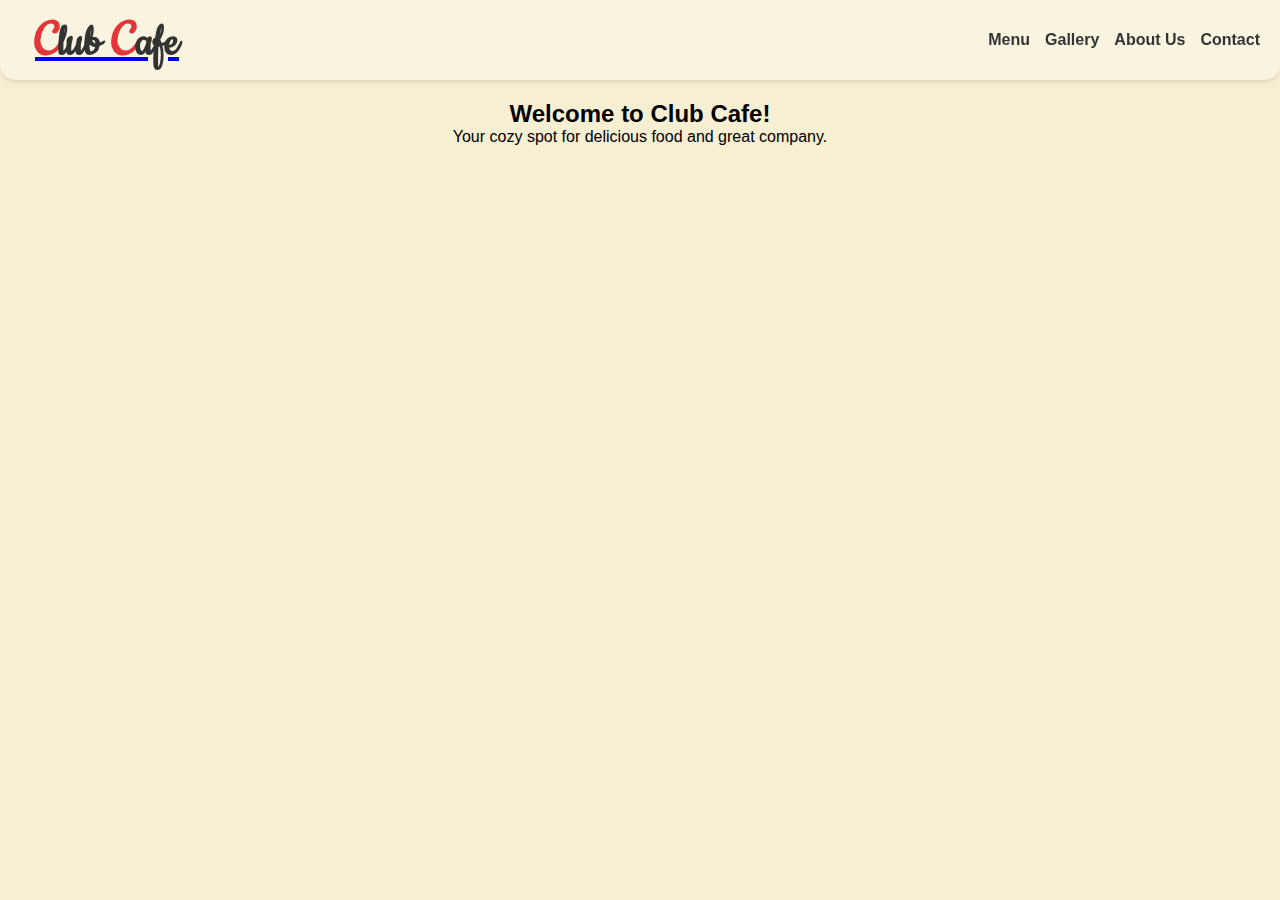
<file: Club Cafe/home.html>
<!DOCTYPE html>
<html lang="en">
  <head>
    <meta charset="UTF-8" />
    <meta name="viewport" content="width=device-width, initial-scale=1.0" />
    <title>Club Cafe</title>
    <link rel="stylesheet" href="home.css" />
  </head>
  <body>
    <header>
      <a href="/Club Cafe/home.html"
        ><h1 id="title"><x>C</x>lub <x>C</x>afe</h1></a
      >
      <nav>
        <li><a href="/Club Cafe/Menu/menu.html">Menu</a></li>
        <li><a href="/Club Cafe/Gallery/gallery.html">Gallery</a></li>
        <li><a href="/Club Cafe/About/about.html">About Us</a></li>
        <li><a href="/Club Cafe/Contact/contact.html">Contact</a></li>
      </nav>
    </header>
    <main>
      <div class="panel">
        <section id="welcome-section">
          <h2>Welcome to Club Cafe!</h2>
          <p>Your cozy spot for delicious food and great company.</p>
        </section>
      </div>
    </main>
  </body>
</html>
</file>
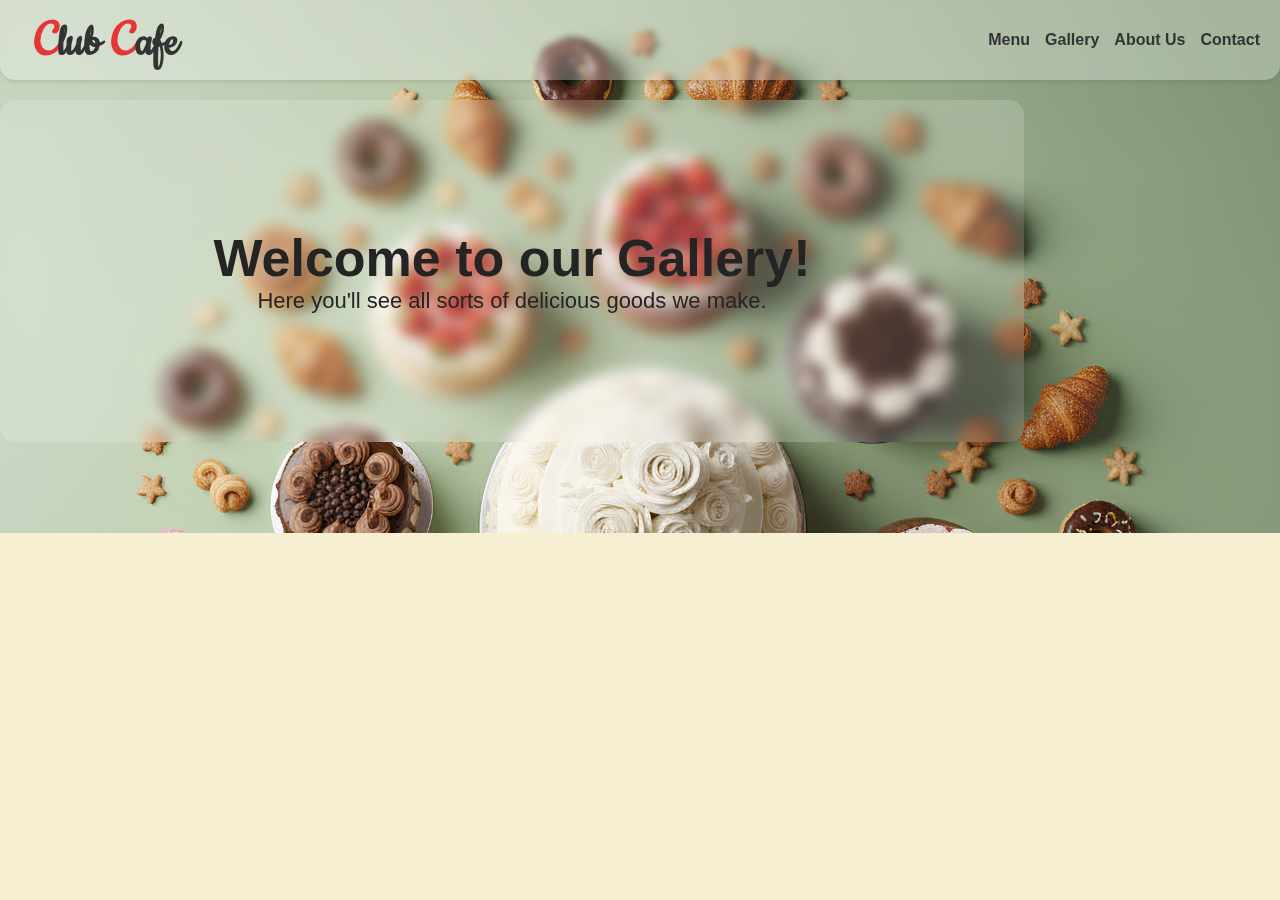
<file: Club Cafe/Gallery/gallery.html>
<!DOCTYPE html>
<html lang="en">
  <head>
    <meta charset="UTF-8" />
    <meta name="viewport" content="width=device-width, initial-scale=1.0" />
    <title>Club Cafe</title>
    <link rel="stylesheet" href="/Club Cafe/home.css" />
    <link rel="stylesheet" href="gallery.css" />
  </head>
  <body>
    <img
      src="/Club Cafe/Assets/Gallery_backdrop_upscaled.png"
      width="100%"
      id="backdrop"
    />
    <header>
      <a href="/Club Cafe/home.html" style="text-decoration: none"
        ><h1 id="title"><x>C</x>lub <x>C</x>afe</h1></a
      >
      <nav>
        <li><a href="/Club Cafe/Menu/menu.html">Menu</a></li>
        <li><a href="/Club Cafe/Gallery/gallery.html">Gallery</a></li>
        <li><a href="/Club Cafe/About/about.html">About Us</a></li>
        <li><a href="/Club Cafe/Contact/contact.html">Contact</a></li>
      </nav>
    </header>
    <main>
      <div class="panel">
        <section id="welcome-section">
          <h2><w>Welcome to our Gallery!</w></h2>
          <p><d>Here you'll see all sorts of delicious goods we make.</d></p>
        </section>
      </div>
    </main>
  </body>
</html>
</file>
<file: Club Cafe/home.css>
@import url("https://fonts.googleapis.com/css2?family=BBH+Bartle&family=Cookie&family=Instrument+Sans:ital,wght@0,400..700;1,400..700&display=swap");

* {
  margin: 0;
  padding: 0;
  font-family: sans-serif;
  box-sizing: border-box;
  ::-webkit-scrollbar {
    display: none;
  }
}
body {
  background-color: #F6EFD2;
}
x {
  font-family: "Cookie", sans-serif;
  color: #E43636;
  font-weight: bolder;
  font-size: larger;
}
header {
  background-color: rgba(255, 255, 255, 0.3);
  backdrop-filter: blur(3px);
  border-radius: 0 0 15px 15px;
  position: absolute;
  display: flex;
  justify-content: space-between;
  align-items: center;
  box-shadow: 0 2px 4px rgba(0, 0, 0, 0.1);
  height: 80px;
  width: 100vw;
}

#title {
  font-family: "Cookie", sans-serif;
  font-size: 3rem;
  padding: 0 15px;
  margin: 20px;
  cursor: pointer;
  color: #333333;
}
nav {
  display: flex;
  gap: 15px;
  padding: 0 20px;
}
li {
  list-style: none;
}
nav a {
  text-decoration: none;
  color: #333;
  font-weight: bold;
  transition: 0.3s;
}
nav a:hover {
  color: #E43636;
  font-size: large;
}
#backdrop {
  position: absolute;
  width: 100vw;
  height: auto;
  justify-self: center;
  z-index: -1;
}
.panel {
  display: flex;
  flex-direction: column;
  align-items: center;
  justify-content: center;
  position: relative;
  text-align: center;
  gap: 20px;
  top: 100px;
}
#welcome-section {
  text-align: center;
  position: relative;
}
</file>
<file: Club Cafe/Gallery/gallery.css>
* {
  margin: 0;
  padding: 0;
  box-sizing: border-box;
}
.panel {
  padding-top: 10vw;
  padding-bottom: 10vw;
  background-color: rgba(255, 255, 255, 0.17);
  backdrop-filter: blur(7px);
  border-radius: 15px;
  padding-left: 10vw;
  padding-right: 10vw;
  max-width: 80vw;
}
w {
  font-size: 52px;
  color: #242424;
}
d {
  font-size: 22px;
  color: #242424;
}
</file>
